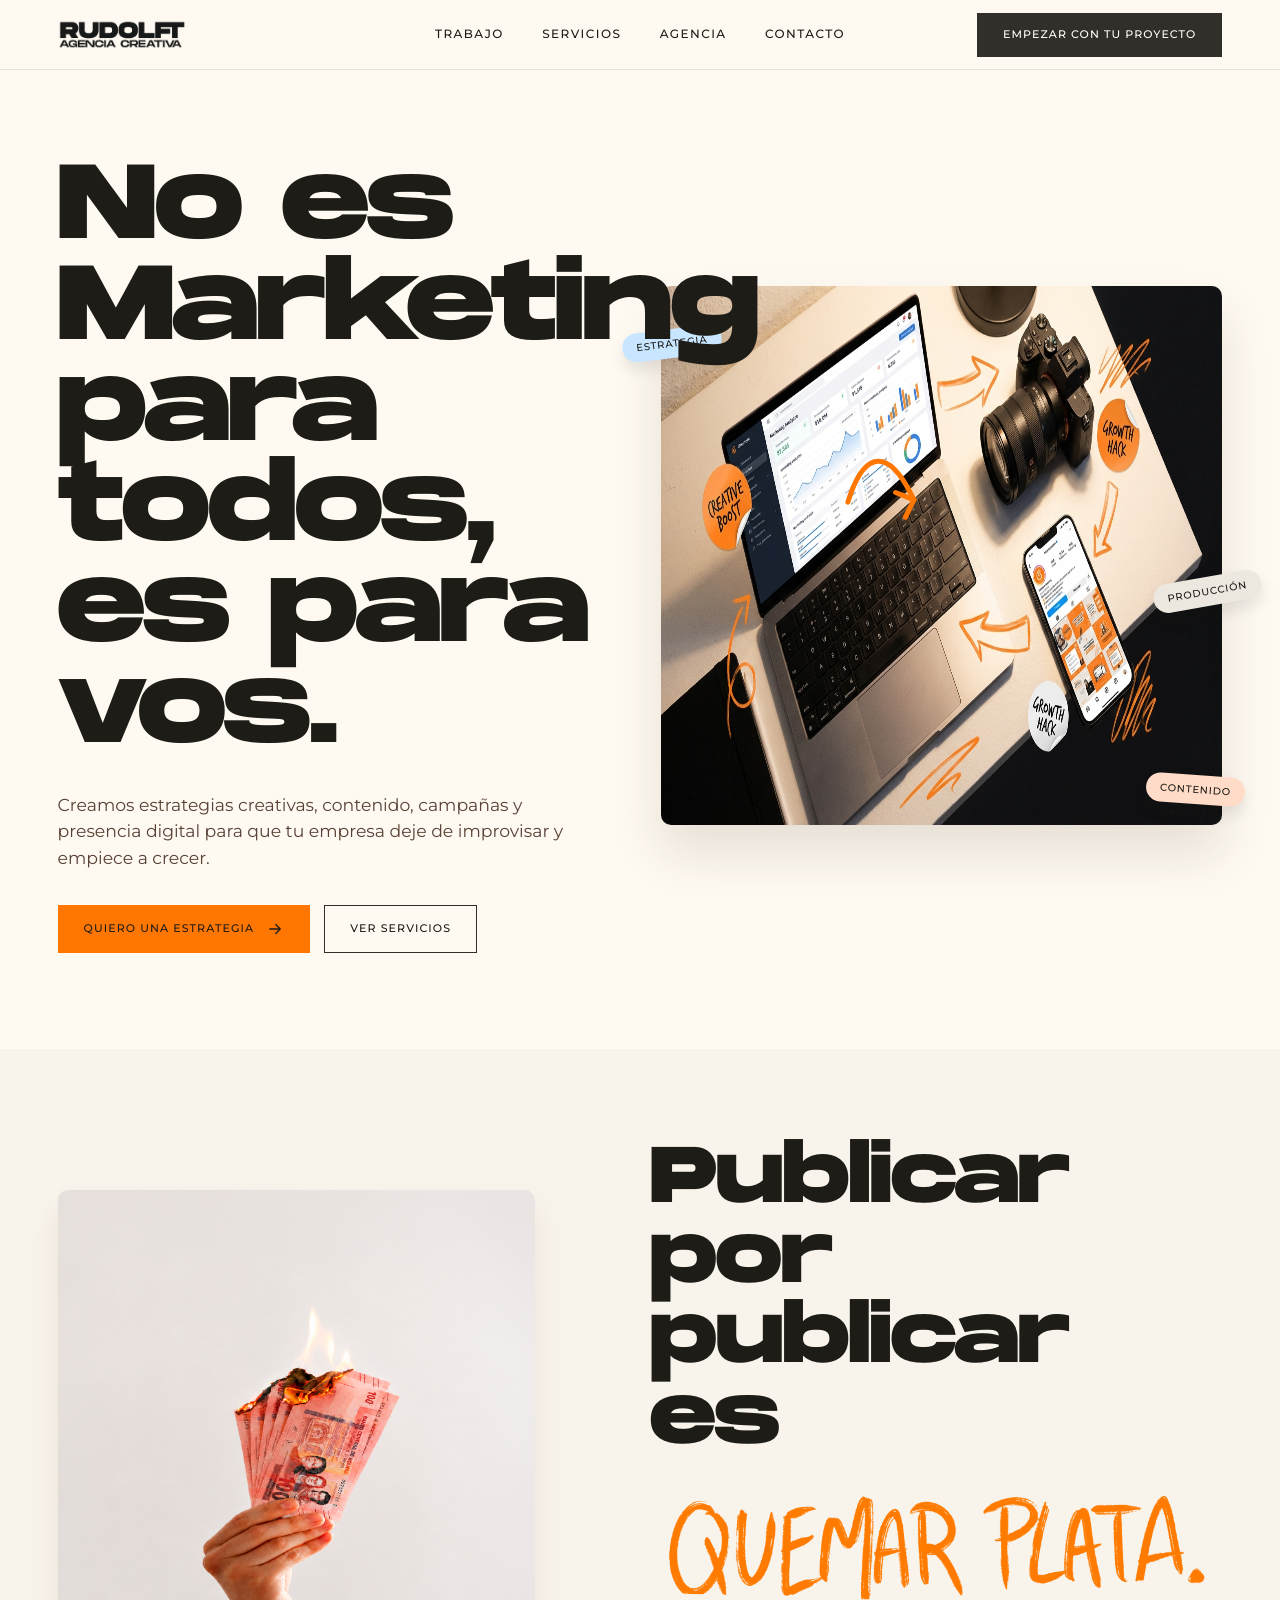
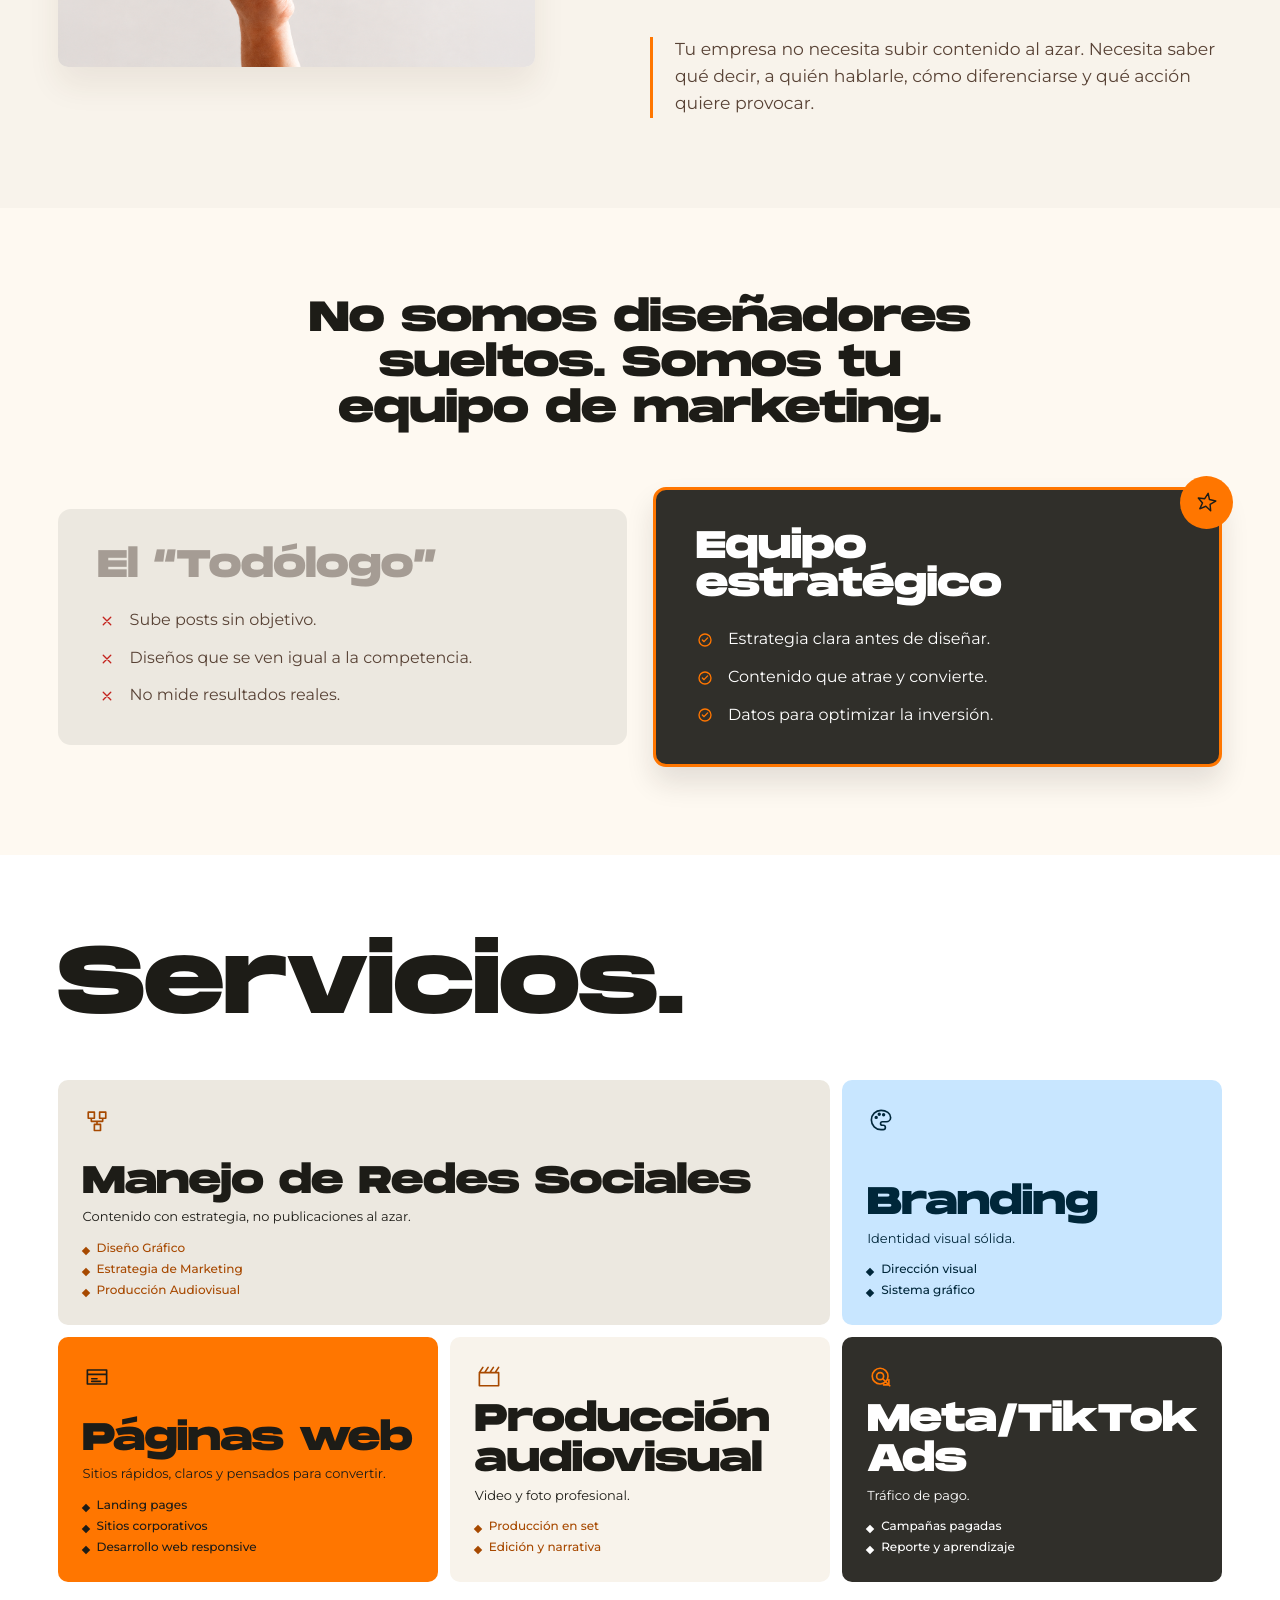
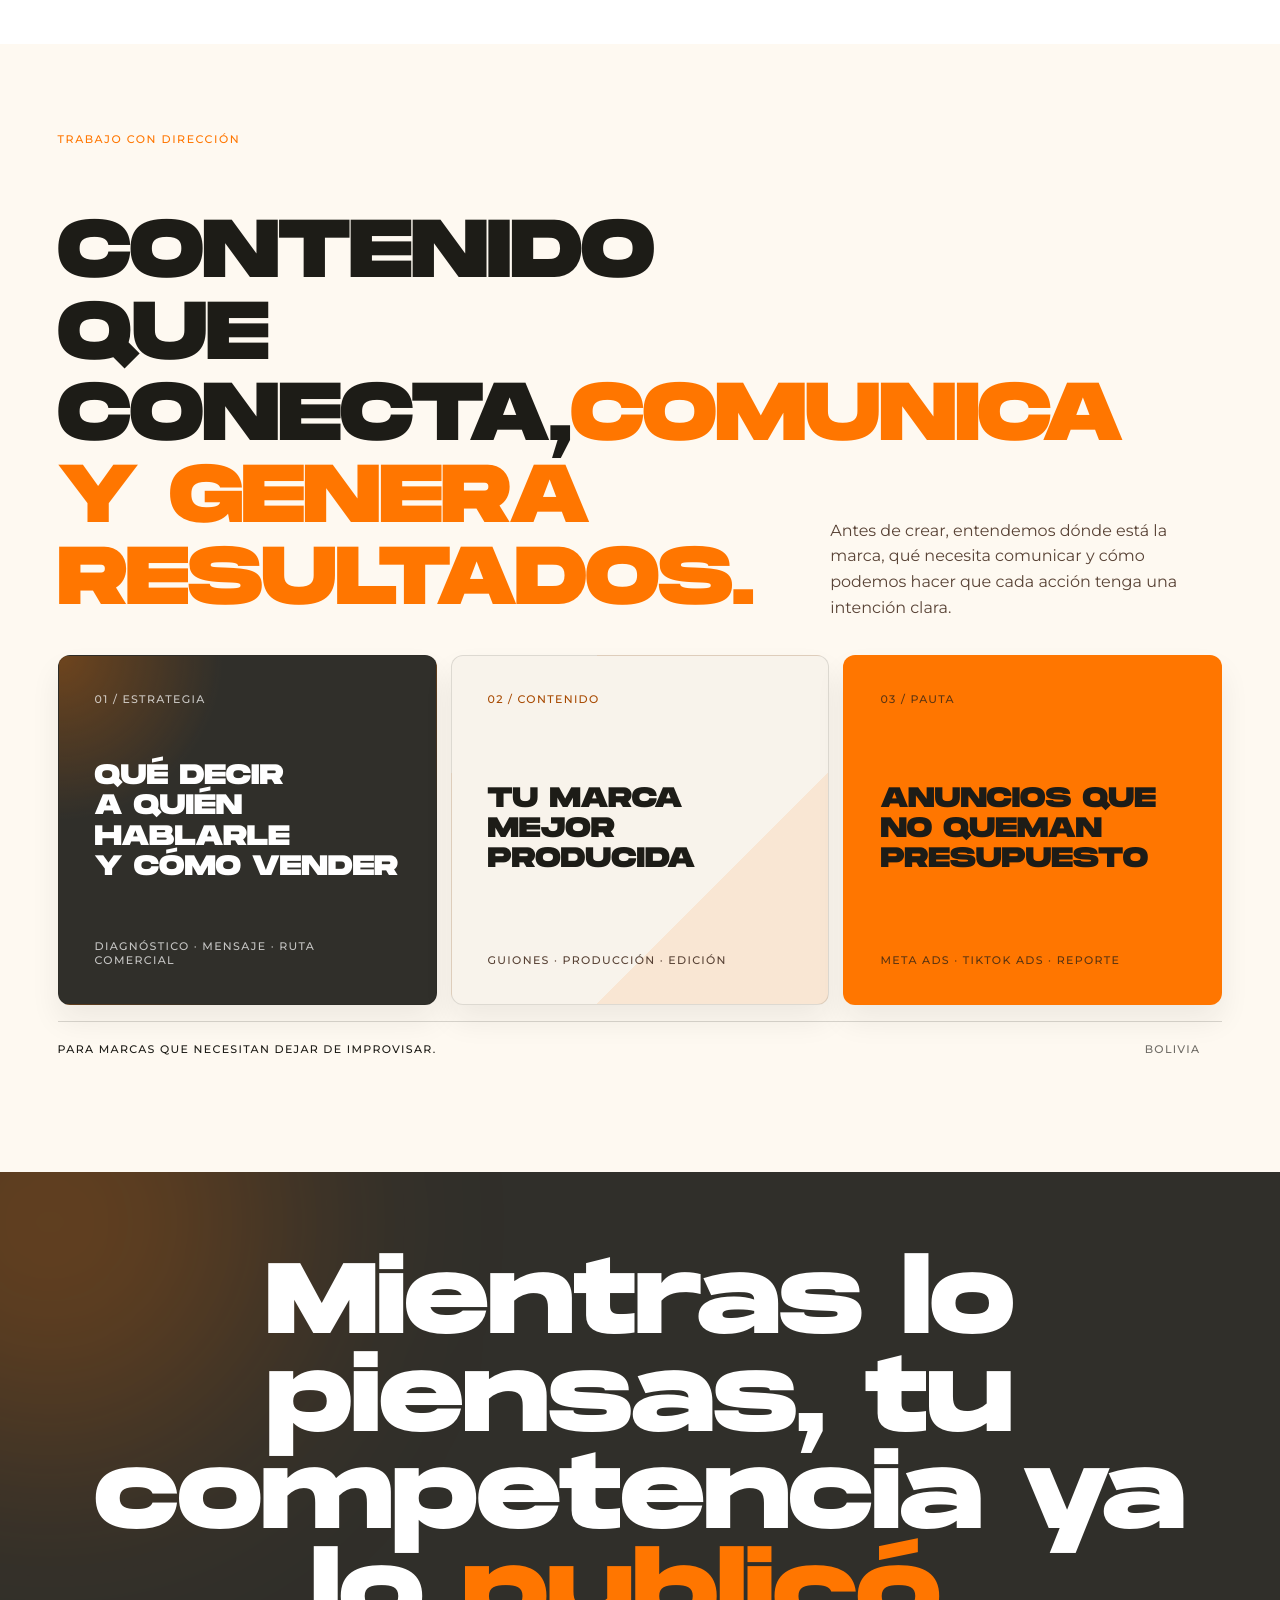
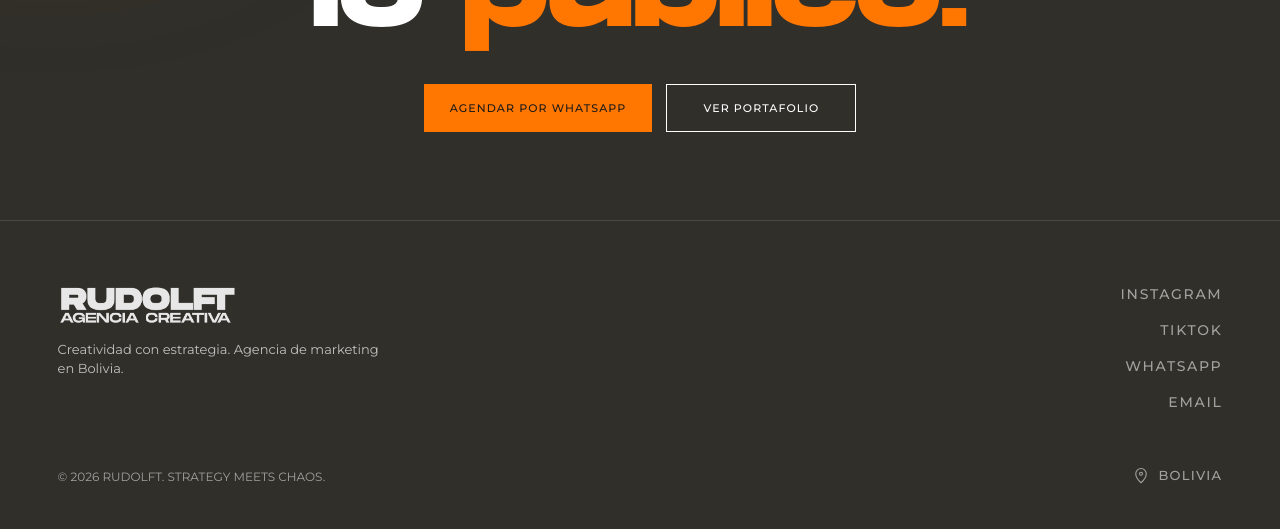
<file: index.html>
<!doctype html>
<html lang="es">
  <head>
    <meta charset="UTF-8" />
    <meta name="viewport" content="width=device-width, initial-scale=1" />
    <meta
      name="description"
      content="Rudolft es una agencia de marketing estratégico en Bolivia: estrategia, branding, contenido, producción audiovisual y pauta digital para marcas que quieren crecer."
    />
    <meta name="theme-color" content="#ff7600" />
    <meta property="og:type" content="website" />
    <meta property="og:title" content="Rudolft — Marketing que piensa, publica y vende" />
    <meta
      property="og:description"
      content="Estrategia, contenido y ejecución para marcas que quieren moverse con dirección."
    />
    <meta property="og:image" content="https://henryriveram.github.io/Landing-Page-Rudolft/assets/hero-marketing.png" />
    <meta property="og:locale" content="es_BO" />
    <meta name="twitter:card" content="summary_large_image" />
    <meta name="twitter:title" content="Rudolft — Marketing que piensa, publica y vende" />
    <meta
      name="twitter:description"
      content="Estrategia, contenido y ejecución para marcas que quieren moverse con dirección."
    />
    <meta name="twitter:image" content="https://henryriveram.github.io/Landing-Page-Rudolft/assets/hero-marketing.png" />
    <title>Rudolft — Marketing que piensa, publica y vende</title>
    <link rel="icon" href="assets/favicon.svg" type="image/svg+xml" />
    <link rel="preconnect" href="https://fonts.googleapis.com" />
    <link rel="preconnect" href="https://fonts.gstatic.com" crossorigin />
    <link
      href="https://fonts.googleapis.com/css2?family=Montserrat:wght@500&display=swap"
      rel="stylesheet"
    />
    <link
      rel="preload"
      href="assets/Font/MonumentExtended-FreeForPersonalUse/MonumentExtended-Regular.otf"
      as="font"
      type="font/otf"
      crossorigin
    />
    <link
      rel="preload"
      href="assets/Font/MonumentExtended-FreeForPersonalUse/MonumentExtended-Ultrabold.otf"
      as="font"
      type="font/otf"
      crossorigin
    />
    <link rel="stylesheet" href="styles.css" />
    <script src="script.js" defer></script>
  </head>
  <body>
    <a class="skip-link" href="#contenido">Saltar al contenido</a>

    <header class="site-header">
      <div class="container header-inner">
        <a class="brand" href="#inicio" aria-label="Rudolft, inicio">
          <img src="assets/rudolft-logo-transparent.png" alt="Rudolft" width="615" height="136" />
        </a>

        <button
          class="menu-toggle"
          type="button"
          aria-label="Abrir menú"
          aria-expanded="false"
          aria-controls="primary-navigation"
        >
          <span></span>
          <span></span>
        </button>

        <nav class="primary-navigation" id="primary-navigation" aria-label="Navegación principal">
          <div class="mobile-menu-intro" aria-hidden="true">
            <!-- <span>Menú Rudolft</span> -->
            <p>Estrategia, contenido y ejecución para marcas que quieren moverse con dirección.</p>
          </div>
          <a href="#portafolio">Trabajo</a>
          <a href="#servicios">Servicios</a>
          <a href="about.html">Agencia</a>
          <a href="#contacto">Contacto</a>
          <a
            class="mobile-menu-cta"
            href="https://wa.me/59168519438?text=Hola%20Rudolft%2C%20quiero%20una%20estrategia%20para%20mi%20marca.%20%C2%BFPodemos%20hablar%3F"
            target="_blank"
            rel="noreferrer"
          >
            Empezar proyecto
            <svg aria-hidden="true" viewBox="0 0 24 24">
              <path d="M5 12h13M13 6l6 6-6 6" />
            </svg>
          </a>
          <div class="mobile-menu-foot" aria-hidden="true">
            <span>Strategy meets chaos.</span>
            <span>Bolivia</span>
          </div>
        </nav>

        <a
          class="button button-dark header-cta"
          href="https://wa.me/59168519438?text=Hola%20Rudolft%2C%20quiero%20una%20estrategia%20para%20mi%20marca.%20%C2%BFPodemos%20hablar%3F"
          target="_blank"
          rel="noreferrer"
        >
          Empezar Con Tu Proyecto
        </a>
      </div>
    </header>

    <main id="contenido">
      <section class="hero section-cream" id="inicio">
        <div class="container hero-grid">
          <div class="hero-copy">
            <h1>
              <span>No es</span>
              <span>Marketing para todos,</span>
              <span>es para vos.</span>
              <!-- <span>vende.</span> -->
            </h1>
            <p>
              Creamos estrategias creativas, contenido, campañas y presencia digital para que tu
              empresa deje de improvisar y empiece a crecer.
            </p>
            <div class="button-row">
              <a
                class="button button-orange"
                href="https://wa.me/59168519438?text=Hola%20Rudolft%2C%20quiero%20una%20estrategia%20para%20mi%20marca.%20%C2%BFPodemos%20hablar%3F"
                target="_blank"
                rel="noreferrer"
              >
                Quiero una estrategia
                <svg aria-hidden="true" viewBox="0 0 24 24">
                  <path d="M5 12h13M13 6l6 6-6 6" />
                </svg>
              </a>
              <a class="button button-outline" href="#servicios">Ver servicios</a>
            </div>
          </div>

          <div class="hero-visual">
            <img
              src="assets/hero-marketing.png"
              alt="Escritorio creativo con laptop de analítica, cámara y teléfono mostrando contenido de redes sociales"
              width="1376"
              height="768"
              decoding="async"
              fetchpriority="high"
            />
            <span class="floating-tag tag-strategy">Estrategia</span>
            <span class="floating-tag tag-production">Producción</span>
            <span class="floating-tag tag-content">Contenido</span>
            <svg class="hero-scribble" aria-hidden="true" viewBox="0 0 90 90">
              <path d="M12 70c18-52 43-54 66 0" />
              <path d="m60 62 18 8-9 17" />
            </svg>
          </div>
        </div>
      </section>

      <section class="problem section-soft" id="problema">
        <div class="container problem-grid">
          <div class="problem-image">
            <img
              src="assets/dinero quemadi.png"
              alt="Tarjeta y dinero ardiendo, representación del gasto publicitario sin estrategia"
              width="1184"
              height="864"
              loading="lazy"
              decoding="async"
            />
          </div>
          <div class="problem-copy">
            <h2>
              Publicar por publicar es
              <span class="problem-title-image">
                <img src="assets/QUEMAR PLATA.png" alt="quemar plata" width="1160" height="320" loading="lazy" decoding="async" />
              </span>
            </h2>
            <p>
              Tu empresa no necesita subir contenido al azar. Necesita saber qué decir, a quién
              hablarle, cómo diferenciarse y qué acción quiere provocar.
            </p>
          </div>
        </div>
      </section>

      <section class="method section-cream" id="metodo">
        <div class="container">
          <h2 class="method-title">
            No somos diseñadores sueltos. Somos tu<br />
            equipo de marketing.
          </h2>

          <div class="comparison-grid">
            <article class="comparison-card comparison-card-muted">
              <h3>El “Todólogo”</h3>
              <ul>
                <li>
                  <svg aria-hidden="true" viewBox="0 0 24 24">
                    <path d="m7 7 10 10M17 7 7 17" />
                  </svg>
                  Sube posts sin objetivo.
                </li>
                <li>
                  <svg aria-hidden="true" viewBox="0 0 24 24">
                    <path d="m7 7 10 10M17 7 7 17" />
                  </svg>
                  Diseños que se ven igual a la competencia.
                </li>
                <li>
                  <svg aria-hidden="true" viewBox="0 0 24 24">
                    <path d="m7 7 10 10M17 7 7 17" />
                  </svg>
                  No mide resultados reales.
                </li>
              </ul>
            </article>

            <article class="comparison-card comparison-card-featured">
              <div class="star-badge" aria-hidden="true">
                <svg viewBox="0 0 24 24">
                  <path d="m12 3 2.3 5.7 6.2.4-4.8 4 1.6 6-5.3-3.4-5.3 3.4 1.6-6-4.8-4 6.2-.4L12 3Z" />
                </svg>
              </div>
              <h3>Equipo estratégico</h3>
              <ul>
                <li>
                  <svg aria-hidden="true" viewBox="0 0 24 24">
                    <circle cx="12" cy="12" r="8" />
                    <path d="m8.5 12 2.2 2.2 4.8-5" />
                  </svg>
                  Estrategia clara antes de diseñar.
                </li>
                <li>
                  <svg aria-hidden="true" viewBox="0 0 24 24">
                    <circle cx="12" cy="12" r="8" />
                    <path d="m8.5 12 2.2 2.2 4.8-5" />
                  </svg>
                  Contenido que atrae y convierte.
                </li>
                <li>
                  <svg aria-hidden="true" viewBox="0 0 24 24">
                    <circle cx="12" cy="12" r="8" />
                    <path d="m8.5 12 2.2 2.2 4.8-5" />
                  </svg>
                  Datos para optimizar la inversión.
                </li>
              </ul>
            </article>
          </div>
        </div>
      </section>

      <section class="services" id="servicios">
        <div class="container">
          <h2 class="services-title">Servicios.</h2>

          <div class="services-grid">
            <article class="service-card service-strategy">
              <svg class="service-icon" aria-hidden="true" viewBox="0 0 32 32">
                <path d="M6 7h7v7H6zM19 7h7v7h-7zM13 21h7v7h-7zM9.5 14v3.5H16V21m6.5-7v3.5H16"  />
              </svg>
              <div>
                <h3>Manejo de Redes Sociales</h3>
                <p>Contenido con estrategia, no publicaciones al azar.</p>
                <ul>
                  <li>Diseño Gráfico</li>
                  <li>Estrategia de Marketing</li>
                  <li>Producción Audiovisual</li>
                </ul>
              </div>
            </article>

            <article class="service-card service-branding">
              <svg class="service-icon" aria-hidden="true" viewBox="0 0 32 32">
                <path d="M16 5a11 11 0 1 0 0 22h2.5a2.5 2.5 0 0 0 0-5h-1a2 2 0 0 1 0-4H22A5 5 0 0 0 27 13C27 8.6 22.1 5 16 5Z" />
                <circle cx="10.5" cy="13" r="1" />
                <circle cx="14" cy="9.5" r="1" />
                <circle cx="19" cy="10" r="1" />
              </svg>
              <div>
                <h3>Branding</h3>
                <p>Identidad visual sólida.</p>
                <ul>
                  <li>Dirección visual</li>
                  <li>Sistema gráfico</li>
                </ul>
              </div>
            </article>

            <article class="service-card service-social">
              <svg class="service-icon" aria-hidden="true" viewBox="0 0 32 32">
                <path d="M5 8h22v16H5zM5 13h22M10 18h6M10 21h10"  />
              </svg>
              <div>
                <h3>Páginas web</h3>
                <p>Sitios rápidos, claros y pensados para convertir.</p>
                <ul>
                  <li>Landing pages</li>
                  <li>Sitios corporativos</li>
                  <li>Desarrollo web responsive</li>
                </ul>
              </div>
            </article>

            <article class="service-card service-production">
              <svg class="service-icon" aria-hidden="true" viewBox="0 0 32 32">
                <path d="M5 11h22v15H5zM5 11l4-6m2 6 4-6m2 6 4-6m2 6 4-6" />
              </svg>
              <div>
                <h3>Producción<br />audiovisual</h3>
                <p>Video y foto profesional.</p>
                <ul>
                  <li>Producción en set</li>
                  <li>Edición y narrativa</li>
                </ul>
              </div>
            </article>

            <article class="service-card service-ads">
              <svg class="service-icon" aria-hidden="true" viewBox="0 0 32 32">
                <circle cx="15" cy="15" r="9" />
                <circle cx="15" cy="15" r="4" />
                <path d="m18 18 8 8m-1-7v6h-6" />
              </svg>
              <div>
                <h3>Meta/TikTok Ads</h3>
                <p>Tráfico de pago.</p>
                <ul>
                  <li>Campañas pagadas</li>
                  <li>Reporte y aprendizaje</li>
                </ul>
              </div>
            </article>
          </div>
        </div>
      </section>

      <section class="portfolio" id="portafolio">
        <div class="container">
          <div class="portfolio-heading">
            <p class="section-kicker">Trabajo con dirección</p>
            <h2>Contenido que conecta,<span>comunica y genera resultados.</span></h2>
            <p>
              Antes de crear, entendemos dónde está la marca, qué necesita comunicar
              y cómo podemos hacer que cada acción tenga una intención clara.
            </p>
          </div>

          <div class="portfolio-grid">
            <article class="portfolio-card portfolio-card-dark">
              <p>01 / Estrategia</p>
              <h3>
                <span>QUÉ DECIR</span>
                <span>A QUIÉN HABLARLE</span>
                <span>Y CÓMO VENDER</span>
              </h3>
              <span>Diagnóstico · Mensaje · Ruta comercial</span>
            </article>
            <article class="portfolio-card">
              <p>02 / Contenido</p>
              <h3>
                <span>TU MARCA</span>
                <span>MEJOR</span>
                <span>PRODUCIDA</span>
              </h3>
              <span>Guiones · Producción · Edición</span>
            </article>
            <article class="portfolio-card portfolio-card-orange">
              <p>03 / Pauta</p>
              <h3>
                <span>ANUNCIOS QUE</span>
                <span>NO QUEMAN</span>
                <span>PRESUPUESTO</span>
              </h3>
              <span>Meta Ads · TikTok Ads · Reporte</span>
            </article>
          </div>

          <div class="proof-strip" aria-label="Prueba social">
            <span>Para marcas que necesitan dejar de improvisar.</span>
            <!-- <span>Strategy meets chaos.</span> -->
            <span>Bolivia</span>
          </div>
        </div>
      </section>

      <section class="closing" id="contacto">
        <div class="closing-glow" aria-hidden="true"></div>
        <div class="container closing-inner">
          <h2>
            Mientras lo<br />
            piensas, tu<br />
            competencia ya<br />
            lo <span>publicó.</span>
          </h2>
          <div class="button-row closing-buttons">
            <a
              class="button button-orange"
              href="https://wa.me/59168519438?text=Hola%20Rudolft%2C%20quiero%20una%20estrategia%20para%20mi%20marca.%20%C2%BFPodemos%20hablar%3F"
              target="_blank"
              rel="noreferrer"
            >
              Agendar por WhatsApp
            </a>
            <a class="button button-light-outline" href="#portafolio">Ver portafolio</a>
          </div>
        </div>
      </section>
    </main>

    <a
      class="floating-whatsapp"
      href="https://wa.me/59168519438?text=Hola%20Rudolft%2C%20quiero%20una%20estrategia%20para%20mi%20marca.%20%C2%BFPodemos%20hablar%3F"
      target="_blank"
      rel="noreferrer"
      aria-label="Escribir a Rudolft por WhatsApp"
    >
      WhatsApp
      <svg aria-hidden="true" viewBox="0 0 24 24">
        <path d="M5 12h13M13 6l6 6-6 6" />
      </svg>
    </a>

    <footer class="site-footer">
      <div class="container footer-grid">
        <div class="footer-brand">
          <a class="footer-logo" href="#inicio" aria-label="Rudolft, inicio">
            <img src="assets/rudolft-logo-transparent.png" alt="Rudolft" width="615" height="136" />
          </a>
          <p>Creatividad con estrategia. Agencia de marketing<br />en Bolivia.</p>
          <small>© 2026 Rudolft. Strategy meets chaos.</small>
        </div>

        <div class="footer-links">
          <nav aria-label="Redes sociales">
            <a href="https://www.instagram.com/rudolft_c/" target="_blank" rel="noreferrer">Instagram</a>
            <a href="https://www.tiktok.com/@rudolft_c" target="_blank" rel="noreferrer">TikTok</a>
            <a
              href="https://wa.me/59168519438?text=Hola%20Rudolft%2C%20quiero%20una%20estrategia%20para%20mi%20marca.%20%C2%BFPodemos%20hablar%3F"
              target="_blank"
              rel="noreferrer"
            >
              WhatsApp
            </a>
            <a href="mailto:rudolftngdm@gmail.com">Email</a>
          </nav>
          <p class="location">
            <svg aria-hidden="true" viewBox="0 0 24 24">
              <path d="M12 21s7-6 7-12a7 7 0 1 0-14 0c0 6 7 12 7 12Z" />
              <circle cx="12" cy="9" r="2" />
            </svg>
            Bolivia
          </p>
        </div>
      </div>
    </footer>
  </body>
</html>
</file>
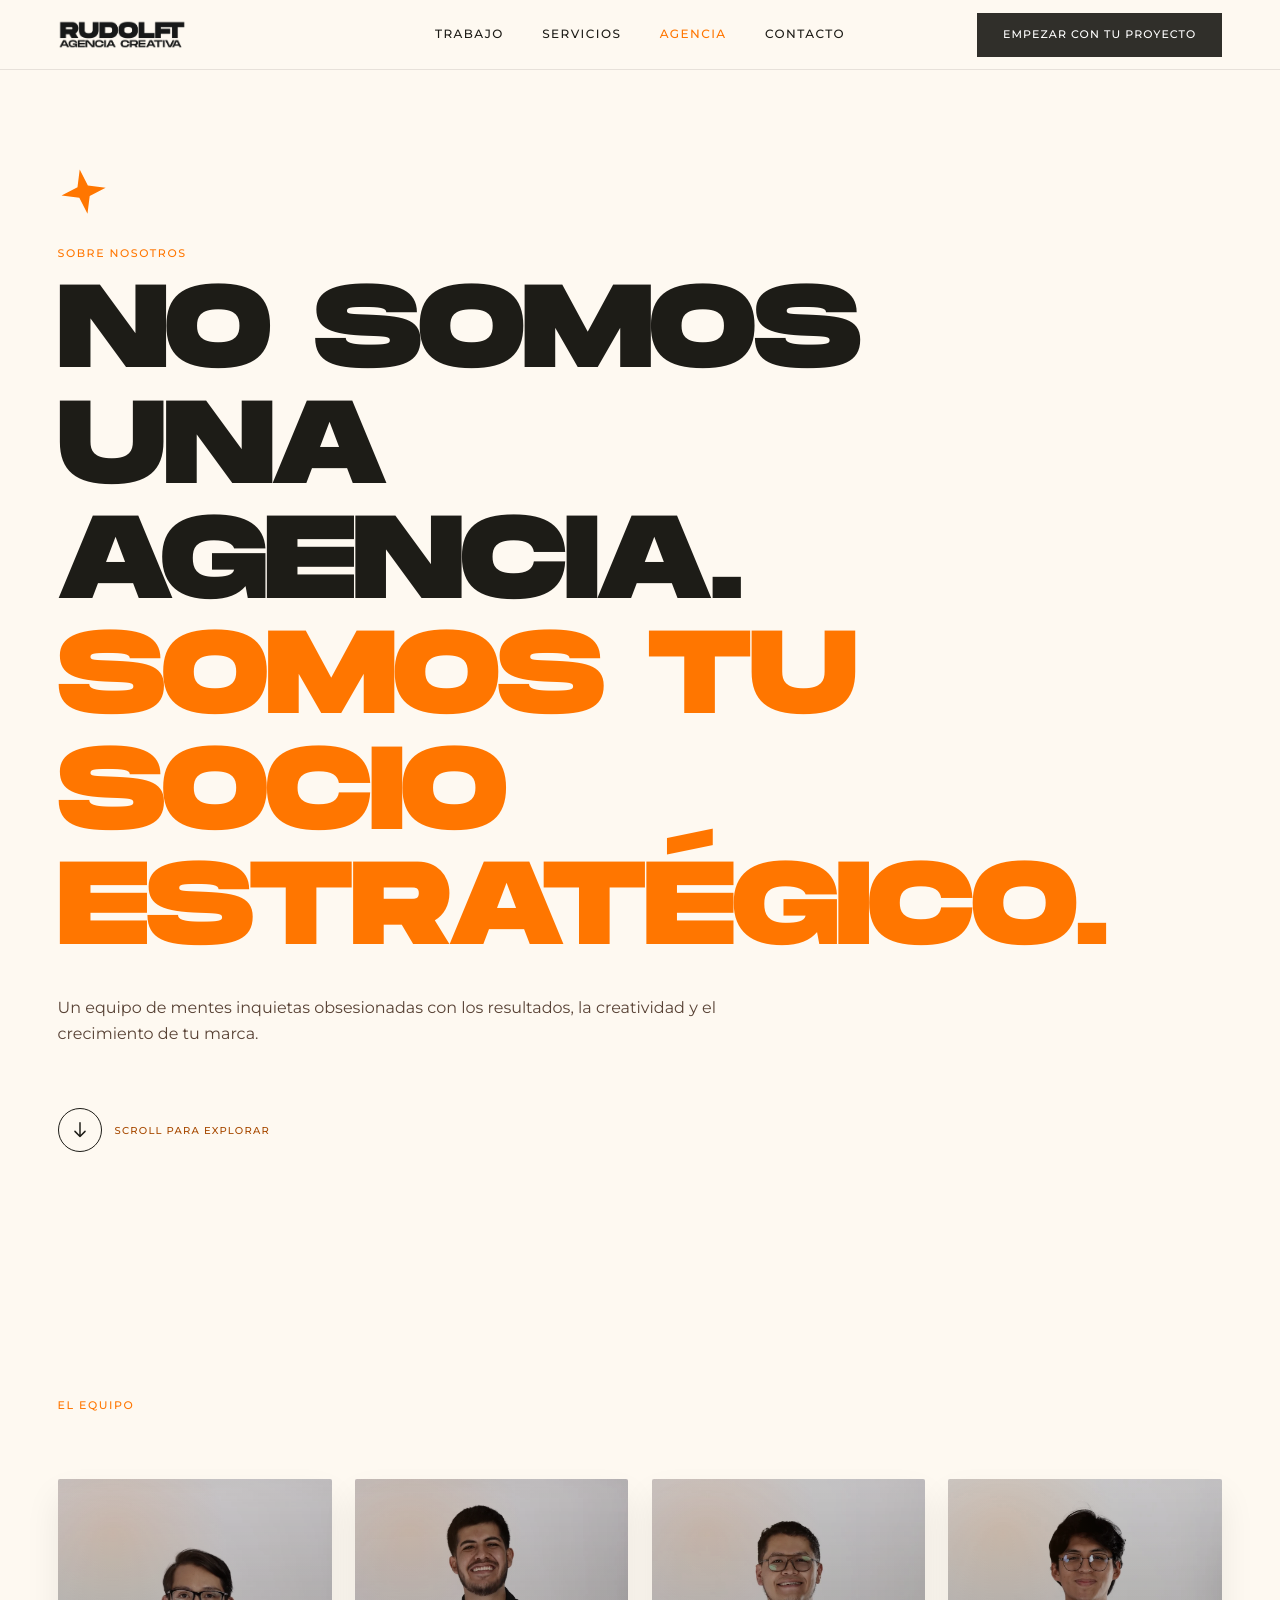
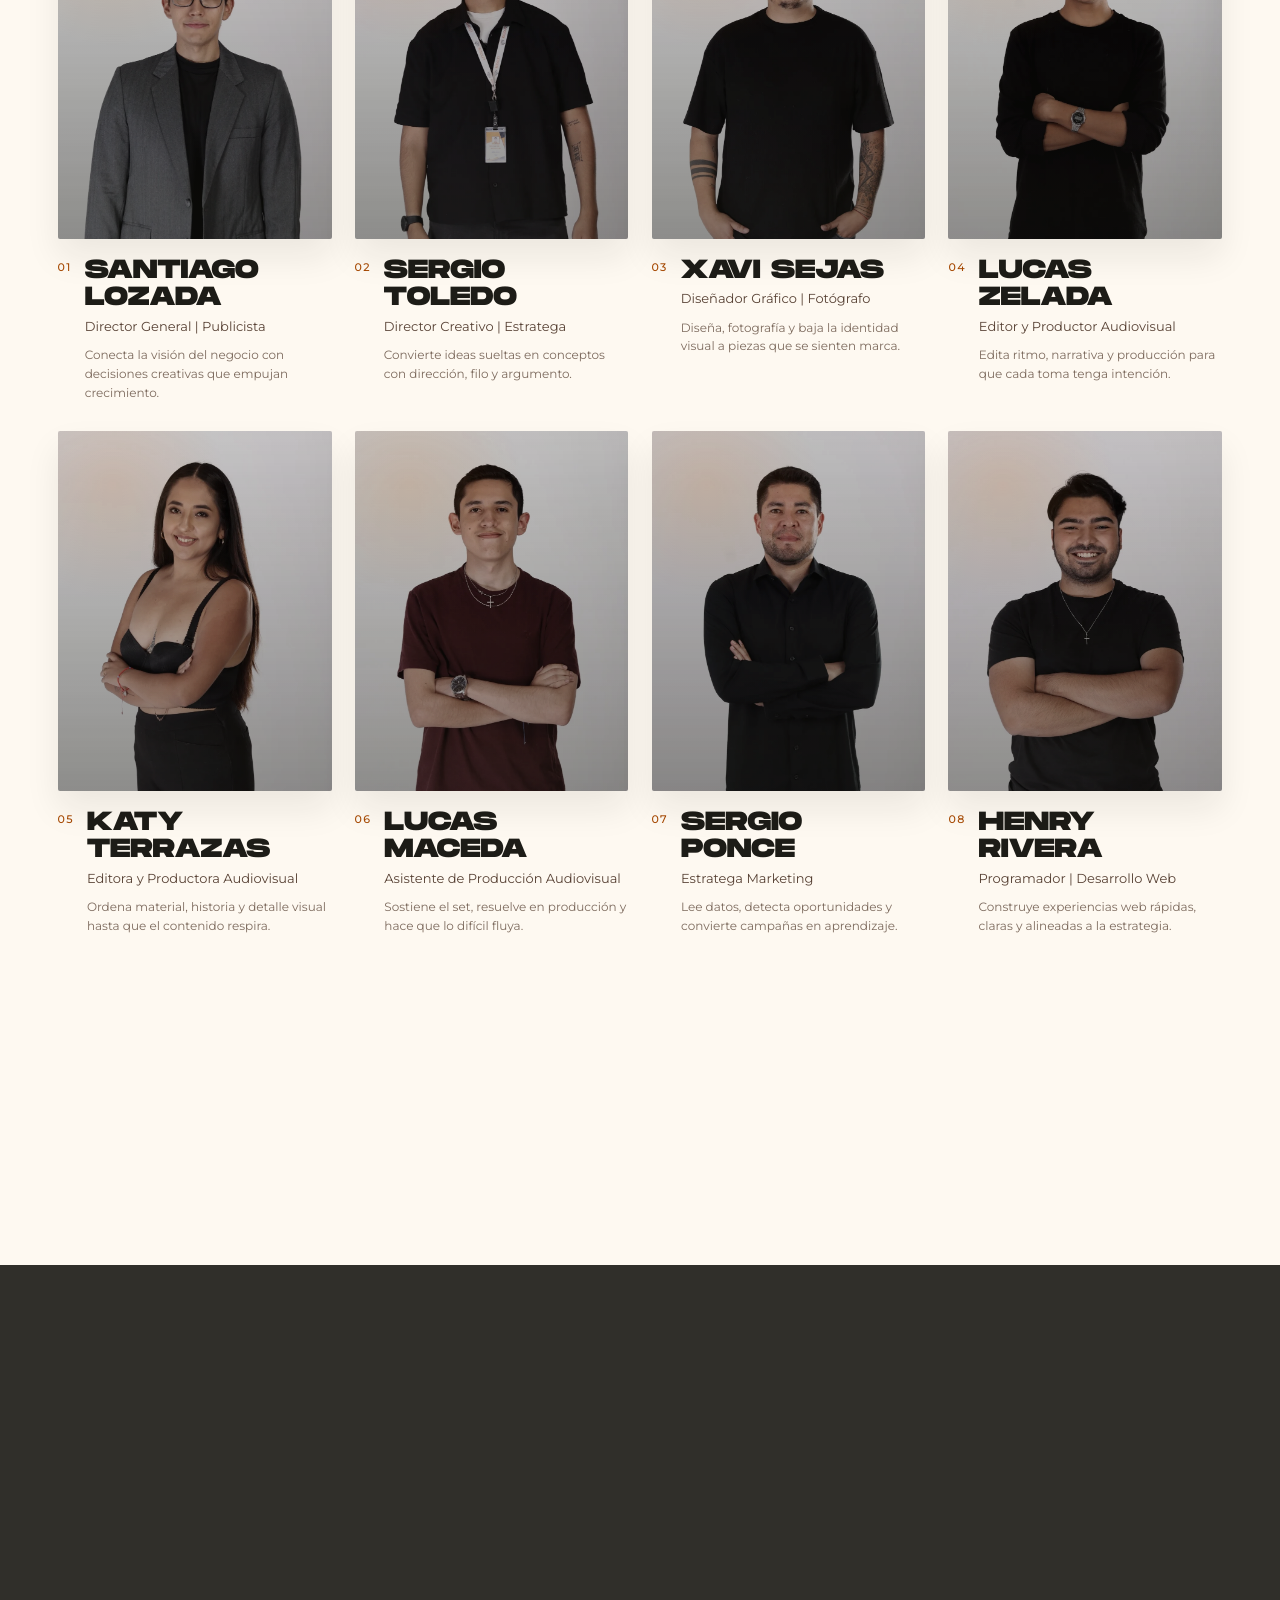
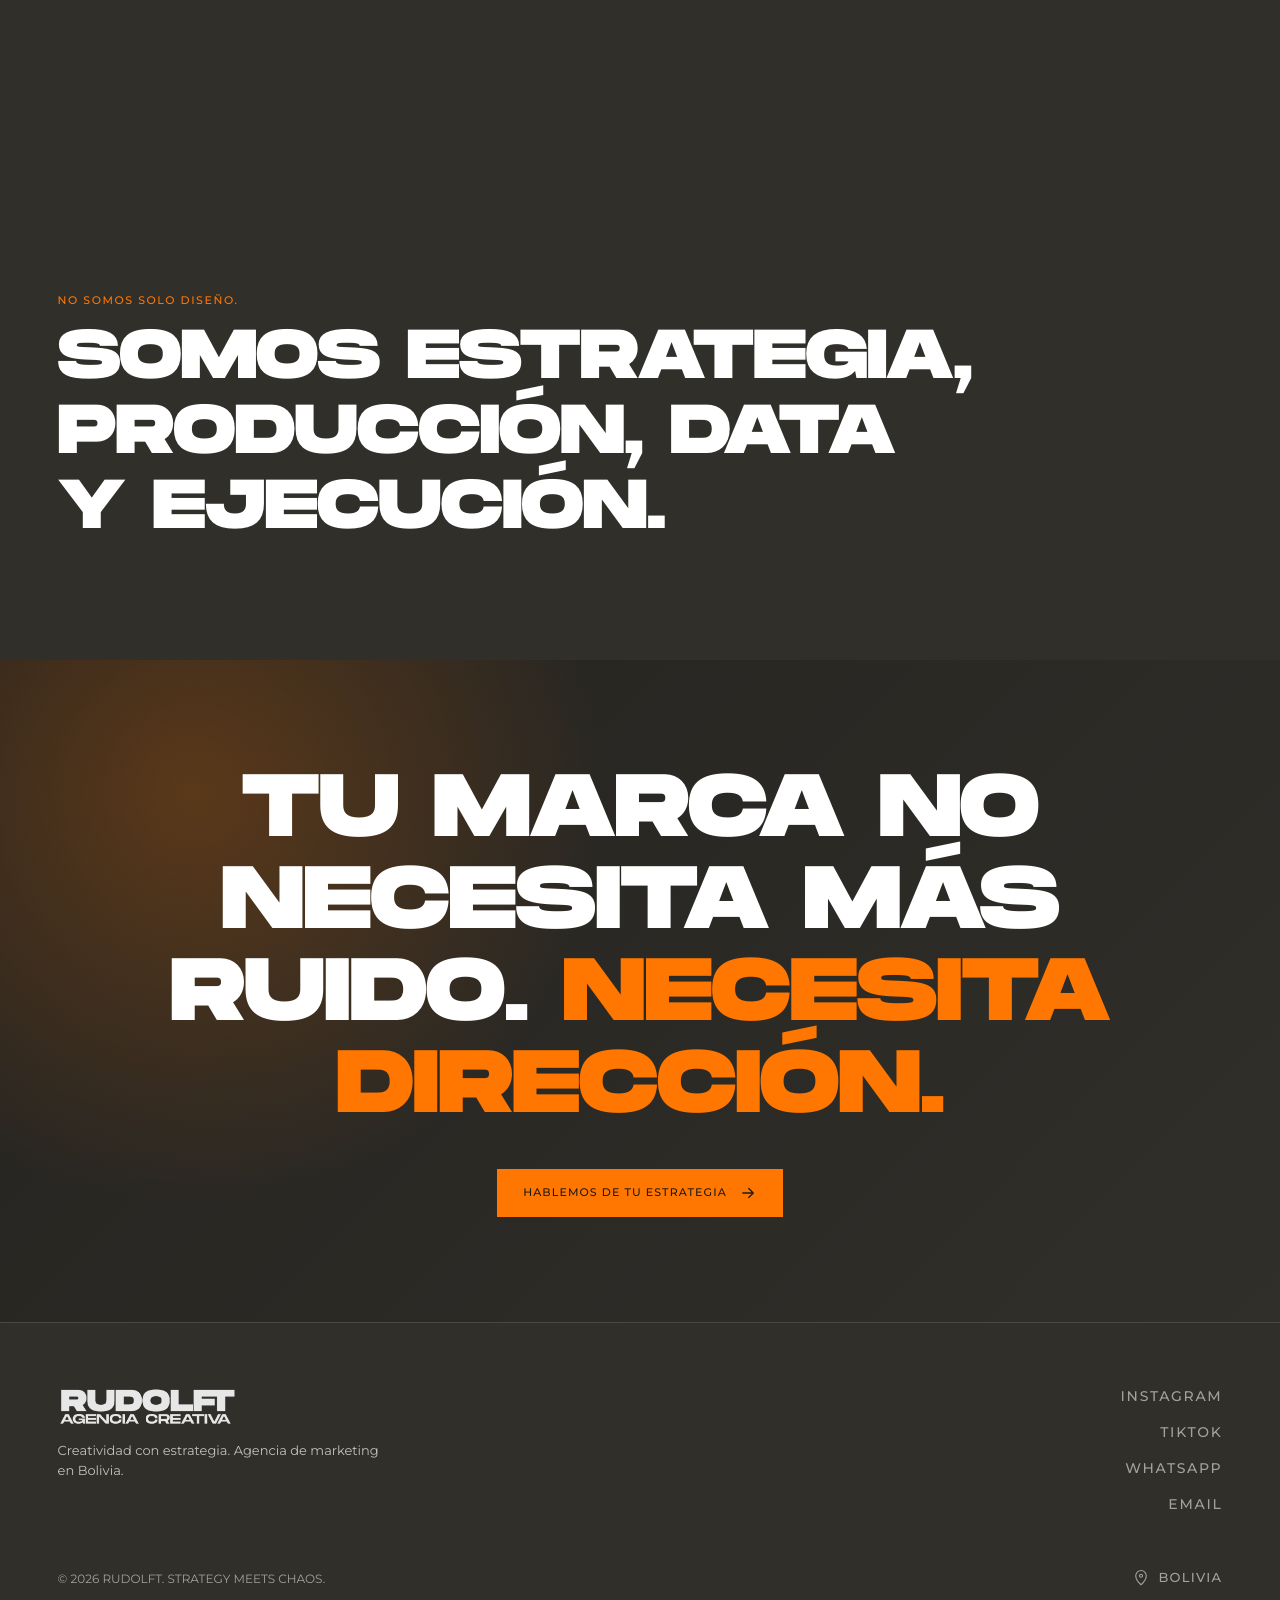
<file: about.html>
<!doctype html>
<html lang="es">
  <head>
    <meta charset="UTF-8" />
    <meta name="viewport" content="width=device-width, initial-scale=1" />
    <meta
      name="description"
      content="Conoce al equipo de Rudolft: estrategia, creatividad, producción audiovisual y desarrollo web para marcas que quieren crecer."
    />
    <meta name="theme-color" content="#ff7600" />
    <meta property="og:type" content="website" />
    <meta property="og:title" content="Sobre nosotros — Rudolft" />
    <meta
      property="og:description"
      content="Las mentes detrás de Rudolft: estrategia, creatividad, producción audiovisual y desarrollo web."
    />
    <meta property="og:image" content="https://henryriveram.github.io/Landing-Page-Rudolft/assets/hero-marketing.png" />
    <meta property="og:locale" content="es_BO" />
    <meta name="twitter:card" content="summary_large_image" />
    <meta name="twitter:title" content="Sobre nosotros — Rudolft" />
    <meta
      name="twitter:description"
      content="Las mentes detrás de Rudolft: estrategia, creatividad, producción audiovisual y desarrollo web."
    />
    <meta name="twitter:image" content="https://henryriveram.github.io/Landing-Page-Rudolft/assets/hero-marketing.png" />
    <title>Sobre nosotros — Rudolft</title>
    <link rel="icon" href="assets/favicon.svg" type="image/svg+xml" />
    <link rel="preconnect" href="https://fonts.googleapis.com" />
    <link rel="preconnect" href="https://fonts.gstatic.com" crossorigin />
    <link
      href="https://fonts.googleapis.com/css2?family=Montserrat:wght@500&display=swap"
      rel="stylesheet"
    />
    <link
      rel="preload"
      href="assets/Font/MonumentExtended-FreeForPersonalUse/MonumentExtended-Regular.otf"
      as="font"
      type="font/otf"
      crossorigin
    />
    <link
      rel="preload"
      href="assets/Font/MonumentExtended-FreeForPersonalUse/MonumentExtended-Ultrabold.otf"
      as="font"
      type="font/otf"
      crossorigin
    />
    <link rel="stylesheet" href="styles.css" />
    <script src="script.js" defer></script>
  </head>
  <body class="about-page">
    <a class="skip-link" href="#contenido">Saltar al contenido</a>

    <header class="site-header">
      <div class="container header-inner">
        <a class="brand" href="index.html#inicio" aria-label="Rudolft, inicio">
          <img src="assets/rudolft-logo-transparent.png" alt="Rudolft" width="615" height="136" />
        </a>

        <button
          class="menu-toggle"
          type="button"
          aria-label="Abrir menú"
          aria-expanded="false"
          aria-controls="primary-navigation"
        >
          <span></span>
          <span></span>
        </button>

        <nav class="primary-navigation" id="primary-navigation" aria-label="Navegación principal">
          <div class="mobile-menu-intro" aria-hidden="true">
            <!-- <span>Menú Rudolft</span> -->
            <p>Estrategia, contenido y ejecución para marcas que quieren moverse con dirección.</p>
          </div>
          <a href="index.html#portafolio">Trabajo</a>
          <a href="index.html#servicios">Servicios</a>
          <a href="about.html" aria-current="page">Agencia</a>
          <a href="index.html#contacto">Contacto</a>
          <a
            class="mobile-menu-cta"
            href="https://wa.me/59168519438?text=Hola%20Rudolft%2C%20quiero%20una%20estrategia%20para%20mi%20marca.%20%C2%BFPodemos%20hablar%3F"
            target="_blank"
            rel="noreferrer"
          >
            Empezar proyecto
            <svg aria-hidden="true" viewBox="0 0 24 24">
              <path d="M5 12h13M13 6l6 6-6 6" />
            </svg>
          </a>
          <div class="mobile-menu-foot" aria-hidden="true">
            <span>Strategy meets chaos.</span>
            <span>Bolivia</span>
          </div>
        </nav>

        <a
          class="button button-dark header-cta"
          href="https://wa.me/59168519438?text=Hola%20Rudolft%2C%20quiero%20una%20estrategia%20para%20mi%20marca.%20%C2%BFPodemos%20hablar%3F"
          target="_blank"
          rel="noreferrer"
        >
          Empezar Con Tu Proyecto
        </a>
      </div>
    </header>

    <main id="contenido">
      <section class="about-hero section-cream" id="inicio">
        <div class="container about-hero-inner">
          <svg class="about-star" aria-hidden="true" viewBox="0 0 64 64">
            <path d="M32 4 38.6 25.4 60 32 38.6 38.6 32 60 25.4 38.6 4 32 25.4 25.4 32 4Z" />
          </svg>
          <p class="section-kicker">Sobre nosotros</p>
          <h1>
            No somos una agencia.
            <span>Somos tu socio estratégico.</span>
          </h1>
          <p>
            Un equipo de mentes inquietas obsesionadas con los resultados, la creatividad y el
            crecimiento de tu marca.
          </p>
          <a class="scroll-cue" href="#proposito" aria-label="Ir a nuestro propósito">
            <span>
              <svg aria-hidden="true" viewBox="0 0 24 24">
                <path d="M12 4v15M6.5 13.5 12 19l5.5-5.5" />
              </svg>
            </span>
            Scroll para explorar
          </a>
        </div>
      </section>

      <section class="team-section" id="equipo">
        <div class="container">
          <div class="team-heading">
            <p class="section-kicker">El equipo</p>

          </div>

          <div class="team-grid" aria-label="Equipo Rudolft">


            <article class="team-card team-card-santiago">

              <figure class="team-photo">
                <img
                  class="team-photo-sober"
                  src="assets/TEAM/optimized/santiago-sober.webp"
                  alt="Retrato sobrio de Santiago Lozada"
                  width="933"
                  height="1400"
                  loading="lazy"
                />
                <img
                  class="team-photo-hover"
                  src="assets/TEAM/optimized/santiago-hover.webp"
                  alt=""
                  width="933"
                  height="1400"
                  loading="lazy"
                  aria-hidden="true"
                />
                <span class="team-role-tag">Visual</span>
              </figure>
              <div class="team-meta">
                <p>01</p>
                <h3>Santiago Lozada</h3>
                <span>Director General | Publicista</span>
                <small>Conecta la visión del negocio con decisiones creativas que empujan crecimiento.</small>
              </div>
            </article>

            <article class="team-card">

              <figure class="team-photo">
                <img
                  class="team-photo-sober"
                  src="assets/TEAM/optimized/sergio-toledo-sober.webp"
                  alt="Retrato sobrio de Sergio Toledo"
                  width="933"
                  height="1400"
                  loading="lazy"
                />
                <img
                  class="team-photo-hover"
                  src="assets/TEAM/optimized/sergio-toledo-hover.webp"
                  alt=""
                  width="933"
                  height="1400"
                  loading="lazy"
                  aria-hidden="true"
                />
                <span class="team-role-tag">Visual</span>
              </figure>
              <div class="team-meta">
                <p>02</p>
                <h3>Sergio Toledo</h3>
                <span>Director Creativo | Estratega</span>
                <small>Convierte ideas sueltas en conceptos con dirección, filo y argumento.</small>
              </div>
            </article>

            <article class="team-card">

              <figure class="team-photo">
                <img
                  class="team-photo-sober"
                  src="assets/TEAM/optimized/xavi-sober.webp"
                  alt="Retrato sobrio de Xavi Sejas"
                  width="933"
                  height="1400"
                  loading="lazy"
                />
                <img
                  class="team-photo-hover"
                  src="assets/TEAM/optimized/xavi-hover.webp"
                  alt=""
                  width="933"
                  height="1400"
                  loading="lazy"
                  aria-hidden="true"
                />
                <span class="team-role-tag">Visual</span>
              </figure>
              <div class="team-meta">
                <p>03</p>
                <h3>Xavi Sejas</h3>
                <span>Diseñador Gráfico | Fotógrafo</span>
                <small>Diseña, fotografía y baja la identidad visual a piezas que se sienten marca.</small>
              </div>
            </article>

            <article class="team-card team-card-lucas-zelada">
              <figure class="team-photo">
                <img
                  class="team-photo-sober"
                  src="assets/TEAM/optimized/lucas-zelada-sober.webp"
                  alt="Retrato sobrio de Lucas Zelada"
                  width="933"
                  height="1400"
                  loading="lazy"
                />
                <img
                  class="team-photo-hover"
                  src="assets/TEAM/optimized/lucas-zelada-hover.webp"
                  alt=""
                  width="933"
                  height="1400"
                  loading="lazy"
                  aria-hidden="true"
                />
                <span class="team-role-tag">Producción</span>
              </figure>
              <div class="team-meta">
                <p>04</p>
                <h3>Lucas Zelada</h3>
                <span>Editor y Productor Audiovisual</span>
                <small>Edita ritmo, narrativa y producción para que cada toma tenga intención.</small>
              </div>
            </article>

            <article class="team-card">
              <figure class="team-photo">
                <img
                  class="team-photo-sober"
                  src="assets/TEAM/optimized/katy-sober.webp"
                  alt="Retrato sobrio de Katy Terrazas"
                  width="933"
                  height="1400"
                  loading="lazy"
                />
                <img
                  class="team-photo-hover"
                  src="assets/TEAM/optimized/katy-hover.webp"
                  alt=""
                  width="933"
                  height="1400"
                  loading="lazy"
                  aria-hidden="true"
                />
                <span class="team-role-tag">Edición</span>
              </figure>
              <div class="team-meta">
                <p>05</p>
                <h3>Katy Terrazas</h3>
                <span>Editora y Productora Audiovisual</span>
                <small>Ordena material, historia y detalle visual hasta que el contenido respira.</small>
              </div>
            </article>

            <article class="team-card team-card-lucas-maceda">
              <figure class="team-photo">
                <img
                  class="team-photo-sober"
                  src="assets/TEAM/optimized/lucas-maceda-sober.webp"
                  alt="Retrato sobrio de Lucas Maceda"
                  width="933"
                  height="1400"
                  loading="lazy"
                />
                <img
                  class="team-photo-hover"
                  src="assets/TEAM/optimized/lucas-maceda-hover.webp"
                  alt=""
                  width="933"
                  height="1400"
                  loading="lazy"
                  aria-hidden="true"
                />
                <span class="team-role-tag">Asistencia</span>
              </figure>
              <div class="team-meta">
                <p>06</p>
                <h3>Lucas Maceda</h3>
                <span>Asistente de Producción Audiovisual</span>
                <small>Sostiene el set, resuelve en producción y hace que lo difícil fluya.</small>
              </div>
            </article>

            <article class="team-card">
              <figure class="team-photo">
                <img
                  class="team-photo-sober"
                  src="assets/TEAM/optimized/sergio-ponce-sober.webp"
                  alt="Retrato sobrio de Sergio Ponce"
                  width="933"
                  height="1400"
                  loading="lazy"
                />
                <img
                  class="team-photo-hover"
                  src="assets/TEAM/optimized/sergio-ponce-hover.webp"
                  alt=""
                  width="933"
                  height="1400"
                  loading="lazy"
                  aria-hidden="true"
                />
                <span class="team-role-tag">Marketing</span>
              </figure>
              <div class="team-meta">
                <p>07</p>
                <h3>Sergio Ponce</h3>
                <span>Estratega Marketing</span>
                <small>Lee datos, detecta oportunidades y convierte campañas en aprendizaje.</small>
              </div>
            </article>

            <article class="team-card">
              <figure class="team-photo">
                <img
                  class="team-photo-sober"
                  src="assets/TEAM/optimized/henry-sober.webp"
                  alt="Retrato sobrio de Henry Rivera"
                  width="933"
                  height="1400"
                  loading="lazy"
                />
                <img
                  class="team-photo-hover"
                  src="assets/TEAM/optimized/henry-hover.webp"
                  alt=""
                  width="933"
                  height="1400"
                  loading="lazy"
                  aria-hidden="true"
                />
                <span class="team-role-tag">Web</span>
              </figure>
              <div class="team-meta">
                <p>08</p>
                <h3>Henry Rivera</h3>
                <span>Programador | Desarrollo Web</span>
                <small>Construye experiencias web rápidas, claras y alineadas a la estrategia.</small>
              </div>
            </article>
          </div>

        <div class="team-day-cta">
          <div>
            <span>Detrás de cámaras</span>
            <p>Mira al crew en producción.</p>
          </div>
            <a class="button button-orange" href="dia-a-dia.html">
              Ver día a día
              <svg aria-hidden="true" viewBox="0 0 24 24">
                <path d="M5 12h13M13 6l6 6-6 6" />
              </svg>
            </a>
          </div>
        </div>
      </section>

      <section class="about-purpose" id="proposito">
        <div class="container purpose-grid">
          <div class="purpose-title">
            <p class="section-kicker">Nuestra forma de pensar</p>
            <h2>Nuestro <span>propósito</span></h2>
            <svg class="purpose-scribble" aria-hidden="true" viewBox="0 0 120 28">
              <path d="M4 18c18-16 36 12 54-2s35-11 58-2" />
            </svg>
          </div>

          <div class="purpose-copy">
            <p>
              En Rudolft no creemos en publicar por cumplir. Creemos en la creatividad que tiene
              intención, sistema y una razón comercial detrás de cada decisión.
            </p>
            <p>
              Nos alejamos de lo bonito sin dirección: cada pieza, campaña y contenido debe mover
              la aguja, diferenciar a la marca y provocar una acción real.
            </p>
<!-- 
            <blockquote>
              “Si no vende, no es creativo.”
              <cite>— nuestra brújula diaria</cite>
            </blockquote> -->
            <br />
            <div class="purpose-cards">
              <article>
                <svg aria-hidden="true" viewBox="0 0 32 32">
                  <path d="M5 23 13 15l5 5 9-11" />
                  <path d="M20 9h7v7" />
                </svg>
                <h3>ROI enfocado</h3>
                <p>Cero métricas de vanidad. Solo resultados que impactan el negocio.</p>
              </article>
              <article>
                <svg aria-hidden="true" viewBox="0 0 32 32">
                  <path d="m17 3-9 15h8l-1 11 9-16h-8l1-10Z" />
                </svg>
                <h3>Ejecución ágil</h3>
                <p>Sin burocracia. Estrategia pura llevada a la acción en tiempos reales.</p>
              </article>
            </div>
          </div>
        </div>

        <div class="container manifesto-strip">
          <p>No somos solo diseño.</p>
          <h2>Somos estrategia, producción, data y ejecución.</h2>
        </div>
      </section>

      

      <section class="about-cta" id="contacto">
        <div class="container about-cta-inner">

          <h2>Tu marca no necesita más ruido. <span>Necesita dirección.</span></h2>
          <a
            class="button button-orange"
            href="https://wa.me/59168519438?text=Hola%20Rudolft%2C%20quiero%20una%20estrategia%20para%20mi%20marca.%20%C2%BFPodemos%20hablar%3F"
            target="_blank"
            rel="noreferrer"
          >
            Hablemos de tu estrategia
            <svg aria-hidden="true" viewBox="0 0 24 24">
              <path d="M5 12h13M13 6l6 6-6 6" />
            </svg>
          </a>
        </div>
      </section>
    </main>

    <a
      class="floating-whatsapp"
      href="https://wa.me/59168519438?text=Hola%20Rudolft%2C%20quiero%20una%20estrategia%20para%20mi%20marca.%20%C2%BFPodemos%20hablar%3F"
      target="_blank"
      rel="noreferrer"
      aria-label="Escribir a Rudolft por WhatsApp"
    >
      WhatsApp
      <svg aria-hidden="true" viewBox="0 0 24 24">
        <path d="M5 12h13M13 6l6 6-6 6" />
      </svg>
    </a>

    <footer class="site-footer">
      <div class="container footer-grid">
        <div class="footer-brand">
          <a class="footer-logo" href="index.html#inicio" aria-label="Rudolft, inicio">
            <img src="assets/rudolft-logo-transparent.png" alt="Rudolft" width="615" height="136" />
          </a>
          <p>Creatividad con estrategia. Agencia de marketing<br />en Bolivia.</p>
          <small>© 2026 Rudolft. Strategy meets chaos.</small>
        </div>

        <div class="footer-links">
          <nav aria-label="Redes sociales">
            <a href="https://www.instagram.com/rudolft_c/" target="_blank" rel="noreferrer">
              Instagram
            </a>
            <a href="https://www.tiktok.com/@rudolft_c" target="_blank" rel="noreferrer">
              TikTok
            </a>
            <a
              href="https://wa.me/59168519438?text=Hola%20Rudolft%2C%20quiero%20una%20estrategia%20para%20mi%20marca.%20%C2%BFPodemos%20hablar%3F"
              target="_blank"
              rel="noreferrer"
            >
              WhatsApp
            </a>
            <a href="mailto:rudolftngdm@gmail.com">Email</a>
          </nav>
          <p class="location">
            <svg aria-hidden="true" viewBox="0 0 24 24">
              <path d="M12 21s7-6 7-12a7 7 0 1 0-14 0c0 6 7 12 7 12Z" />
              <circle cx="12" cy="9" r="2" />
            </svg>
            Bolivia
          </p>
        </div>
      </div>
    </footer>
  </body>
</html>
</file>
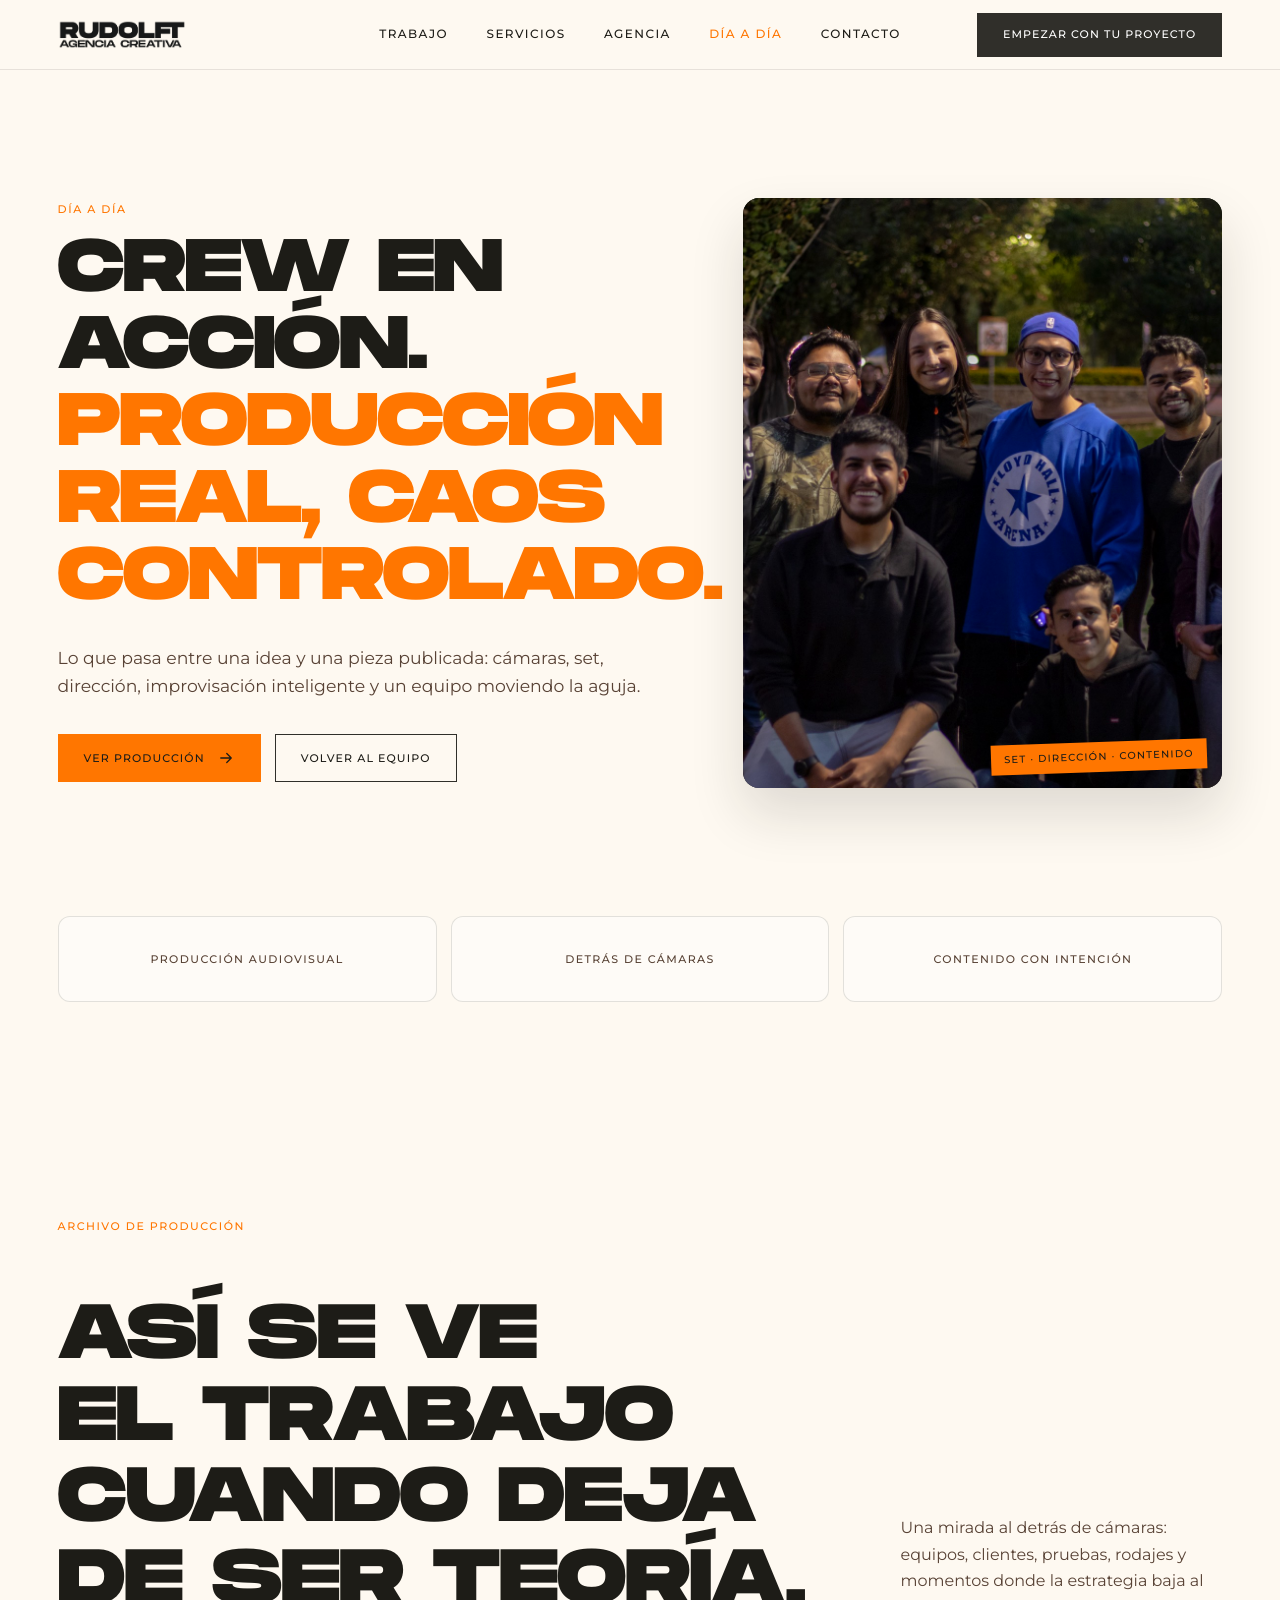
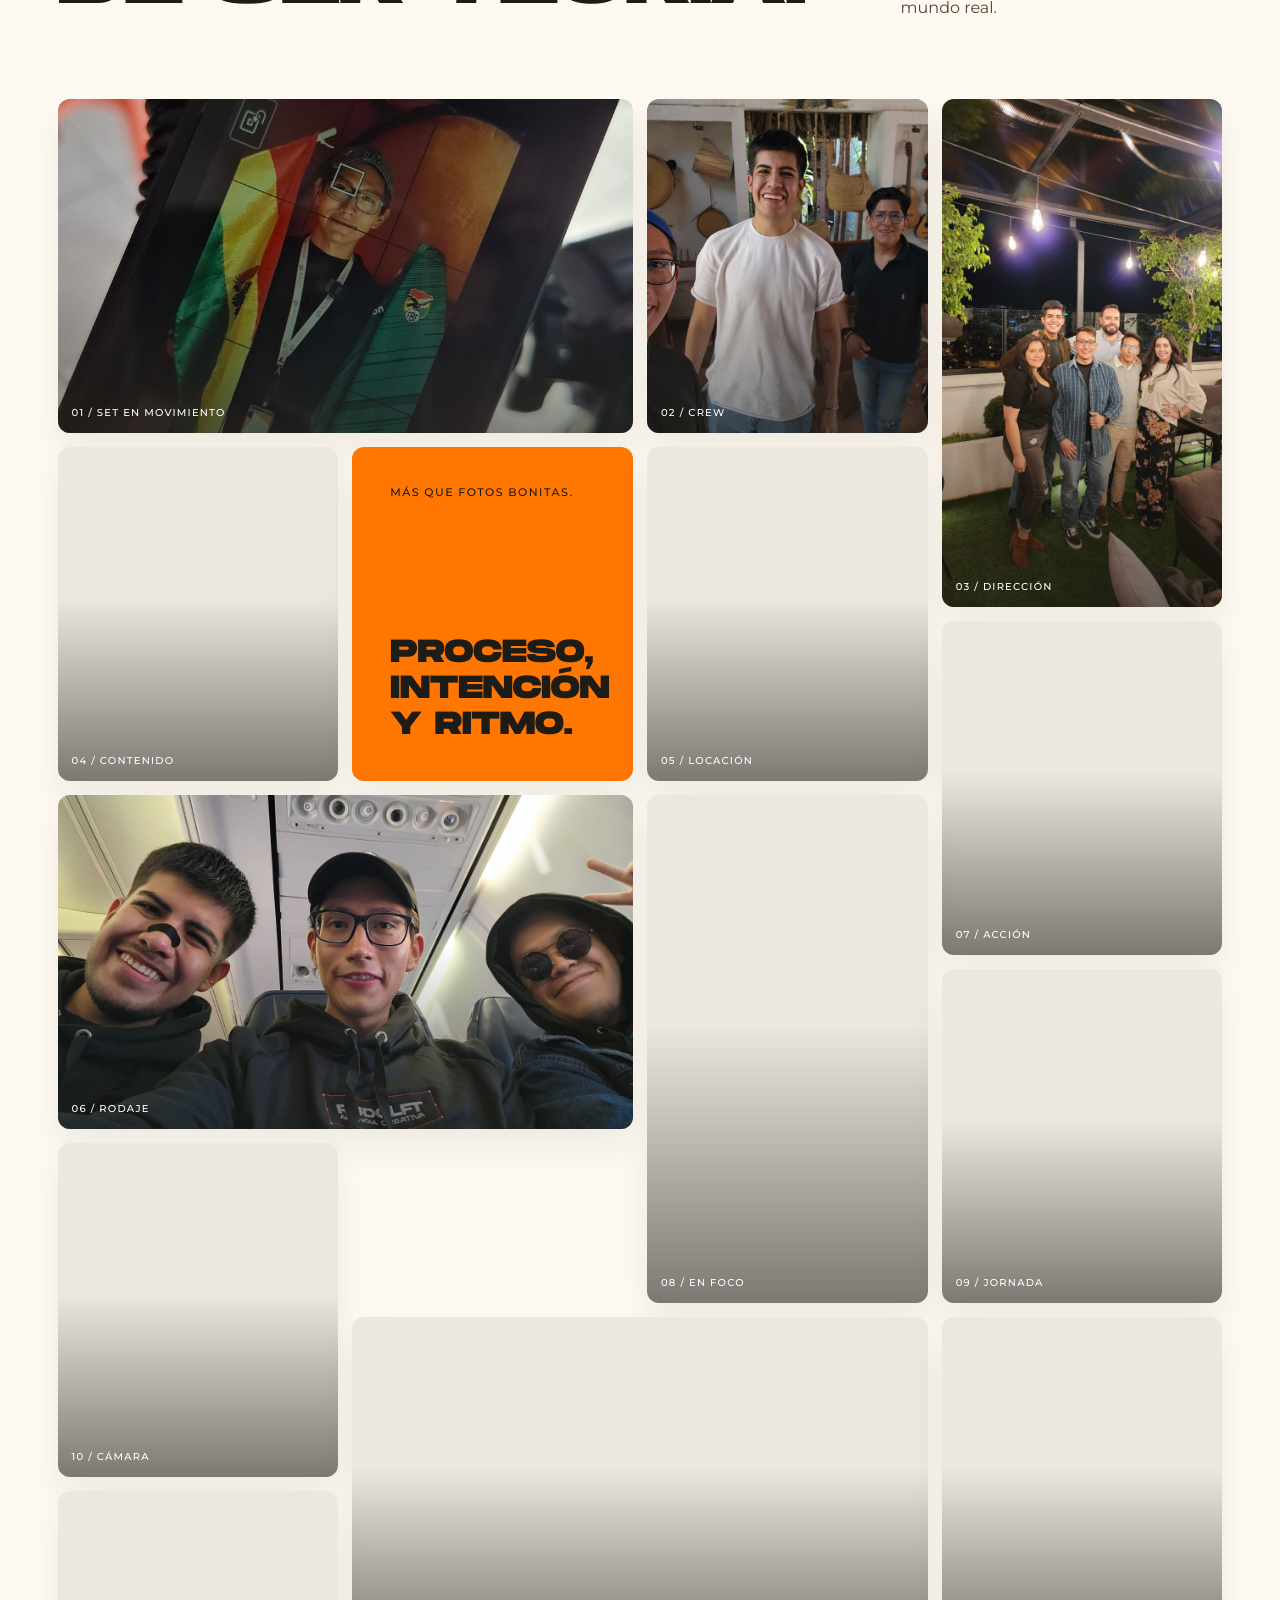
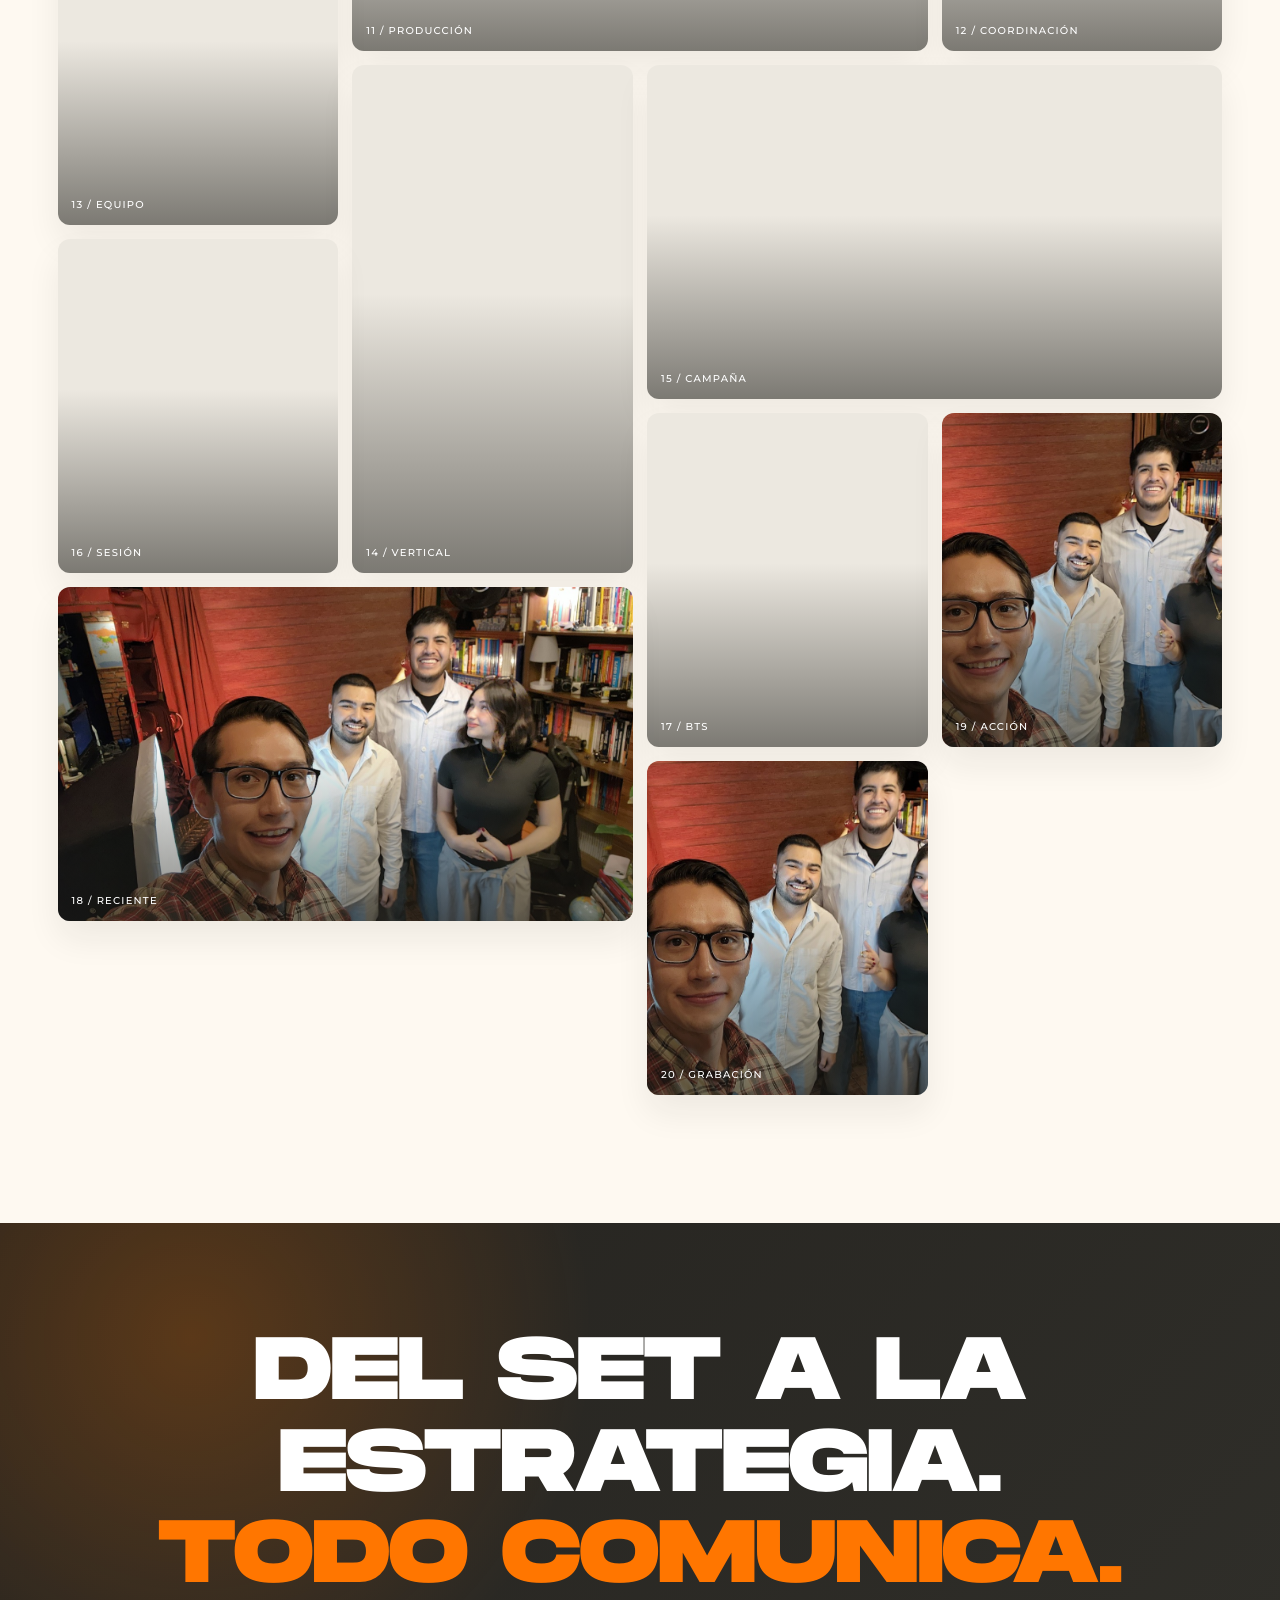
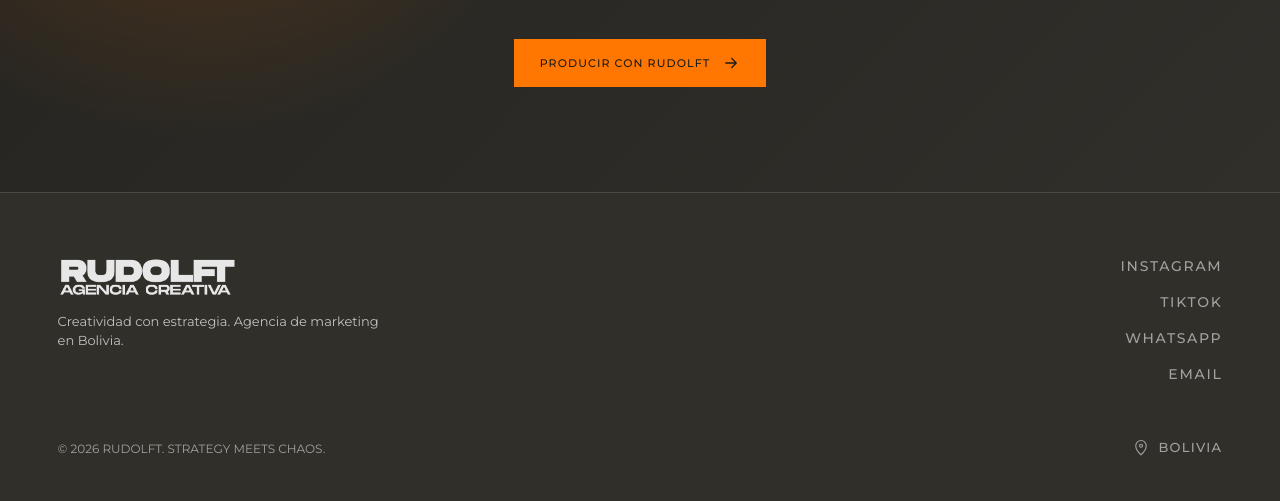
<file: dia-a-dia.html>
<!doctype html>
<html lang="es">
  <head>
    <meta charset="UTF-8" />
    <meta name="viewport" content="width=device-width, initial-scale=1" />
    <meta
      name="description"
      content="El día a día de Rudolft: crew, producción audiovisual, sets, campañas y contenido en acción."
    />
    <meta name="theme-color" content="#ff7600" />
    <meta property="og:type" content="website" />
    <meta property="og:title" content="Día a día — Rudolft" />
    <meta
      property="og:description"
      content="Fotos de producción y detrás de cámaras del crew Rudolft en acción."
    />
    <meta property="og:image" content="https://henryriveram.github.io/Landing-Page-Rudolft/assets/day/day-hero.jpg" />
    <meta property="og:locale" content="es_BO" />
    <meta name="twitter:card" content="summary_large_image" />
    <meta name="twitter:title" content="Día a día — Rudolft" />
    <meta
      name="twitter:description"
      content="Fotos de producción y detrás de cámaras del crew Rudolft en acción."
    />
    <meta name="twitter:image" content="https://henryriveram.github.io/Landing-Page-Rudolft/assets/day/day-hero.jpg" />
    <title>Día a día — Rudolft</title>
    <link rel="icon" href="assets/favicon.svg" type="image/svg+xml" />
    <link rel="preconnect" href="https://fonts.googleapis.com" />
    <link rel="preconnect" href="https://fonts.gstatic.com" crossorigin />
    <link
      href="https://fonts.googleapis.com/css2?family=Montserrat:wght@500&display=swap"
      rel="stylesheet"
    />
    <link
      rel="preload"
      href="assets/Font/MonumentExtended-FreeForPersonalUse/MonumentExtended-Regular.otf"
      as="font"
      type="font/otf"
      crossorigin
    />
    <link
      rel="preload"
      href="assets/Font/MonumentExtended-FreeForPersonalUse/MonumentExtended-Ultrabold.otf"
      as="font"
      type="font/otf"
      crossorigin
    />
    <link rel="stylesheet" href="styles.css" />
    <script src="script.js" defer></script>
  </head>
  <body class="day-page">
    <a class="skip-link" href="#contenido">Saltar al contenido</a>

    <header class="site-header">
      <div class="container header-inner">
        <a class="brand" href="index.html#inicio" aria-label="Rudolft, inicio">
          <img src="assets/rudolft-logo-transparent.png" alt="Rudolft" width="615" height="136" />
        </a>

        <button
          class="menu-toggle"
          type="button"
          aria-label="Abrir menú"
          aria-expanded="false"
          aria-controls="primary-navigation"
        >
          <span></span>
          <span></span>
        </button>

        <nav class="primary-navigation" id="primary-navigation" aria-label="Navegación principal">
          <div class="mobile-menu-intro" aria-hidden="true">
            <!-- <span>Menú Rudolft</span> -->
            <p>Estrategia, contenido y ejecución para marcas que quieren moverse con dirección.</p>
          </div>
          <a href="index.html#portafolio">Trabajo</a>
          <a href="index.html#servicios">Servicios</a>
          <a href="about.html">Agencia</a>
          <a href="dia-a-dia.html" aria-current="page">Día a día</a>
          <a href="index.html#contacto">Contacto</a>
          <a
            class="mobile-menu-cta"
            href="https://wa.me/59168519438?text=Hola%20Rudolft%2C%20quiero%20una%20estrategia%20para%20mi%20marca.%20%C2%BFPodemos%20hablar%3F"
            target="_blank"
            rel="noreferrer"
          >
            Empezar proyecto
            <svg aria-hidden="true" viewBox="0 0 24 24">
              <path d="M5 12h13M13 6l6 6-6 6" />
            </svg>
          </a>
          <div class="mobile-menu-foot" aria-hidden="true">
            <span>Strategy meets chaos.</span>
            <span>Bolivia</span>
          </div>
        </nav>

        <a
          class="button button-dark header-cta"
          href="https://wa.me/59168519438?text=Hola%20Rudolft%2C%20quiero%20una%20estrategia%20para%20mi%20marca.%20%C2%BFPodemos%20hablar%3F"
          target="_blank"
          rel="noreferrer"
        >
          Empezar Con Tu Proyecto
        </a>
      </div>
    </header>

    <main id="contenido">
      <section class="day-hero section-cream">
        <div class="container day-hero-grid">
          <div class="day-hero-copy">
            <p class="section-kicker">Día a día</p>
            <h1>
              Crew en acción.
              <span>Producción real, caos controlado.</span>
            </h1>
            <p>
              Lo que pasa entre una idea y una pieza publicada: cámaras, set, dirección,
              improvisación inteligente y un equipo moviendo la aguja.
            </p>
            <div class="button-row">
              <a class="button button-orange" href="#galeria">
                Ver producción
                <svg aria-hidden="true" viewBox="0 0 24 24">
                  <path d="M5 12h13M13 6l6 6-6 6" />
                </svg>
              </a>
              <a class="button button-outline" href="about.html#equipo">Volver al equipo</a>
            </div>
          </div>

          <figure class="day-hero-photo">
            <img
              src="assets/day/day-hero.jpg"
              alt="Crew Rudolft trabajando en una producción"
              width="1800"
              height="1200"
              decoding="async"
              fetchpriority="high"
            />
            <figcaption>Set · Dirección · Contenido</figcaption>
          </figure>
        </div>

        <div class="container day-proof">
          <span>Producción audiovisual</span>
          <span>Detrás de cámaras</span>
          <span>Contenido con intención</span>
        </div>
      </section>

      <section class="day-gallery-section" id="galeria">
        <div class="container">
          <div class="day-gallery-heading">
            <p class="section-kicker">Archivo de producción</p>
            <h2>Así se ve el trabajo cuando deja de ser teoría.</h2>
            <p>
              Una mirada al detrás de cámaras: equipos, clientes, pruebas, rodajes y momentos donde
              la estrategia baja al mundo real.
            </p>
          </div>

          <div class="day-gallery" aria-label="Galería del día a día de Rudolft">
            <figure class="day-card day-card-wide">
              <img src="assets/day/day-01.jpg" alt="Crew preparando una producción en set" width="1600" height="900" loading="lazy" decoding="async" />
              <figcaption>01 / Set en movimiento</figcaption>
            </figure>
            <figure class="day-card">
              <img src="assets/day/day-02.jpg" alt="Equipo Rudolft durante una jornada de producción" width="1400" height="1050" loading="lazy" decoding="async" />
              <figcaption>02 / Crew</figcaption>
            </figure>
            <figure class="day-card day-card-tall">
              <img src="assets/day/day-03.jpg" alt="Momento vertical de producción audiovisual" width="900" height="1200" loading="lazy" decoding="async" />
              <figcaption>03 / Dirección</figcaption>
            </figure>
            <figure class="day-card">
              <img src="assets/day/day-04.jpg" alt="Detrás de cámaras de contenido para marca" width="1300" height="866" loading="lazy" decoding="async" />
              <figcaption>04 / Contenido</figcaption>
            </figure>
            <figure class="day-card day-card-orange">
              <p>Más que fotos bonitas.</p>
              <h3>Proceso, intención y ritmo.</h3>
            </figure>
            <figure class="day-card">
              <img src="assets/day/day-05.jpg" alt="Producción de contenido en locación" width="1300" height="866" loading="lazy" decoding="async" />
              <figcaption>05 / Locación</figcaption>
            </figure>
            <figure class="day-card day-card-wide">
              <img src="assets/day/day-06.jpg" alt="Equipo trabajando en una grabación horizontal" width="1400" height="787" loading="lazy" decoding="async" />
              <figcaption>06 / Rodaje</figcaption>
            </figure>
            <figure class="day-card">
              <img src="assets/day/day-07.jpg" alt="Día de producción con equipo audiovisual" width="1400" height="787" loading="lazy" decoding="async" />
              <figcaption>07 / Acción</figcaption>
            </figure>
            <figure class="day-card day-card-tall">
              <img src="assets/day/day-08.jpg" alt="Registro vertical del crew en producción" width="732" height="1300" loading="lazy" decoding="async" />
              <figcaption>08 / En foco</figcaption>
            </figure>
            <figure class="day-card">
              <img src="assets/day/day-09.jpg" alt="Crew Rudolft en una jornada de grabación" width="1400" height="787" loading="lazy" decoding="async" />
              <figcaption>09 / Jornada</figcaption>
            </figure>
            <figure class="day-card">
              <img src="assets/day/day-10.jpg" alt="Detrás de cámaras de una pieza audiovisual" width="1400" height="787" loading="lazy" decoding="async" />
              <figcaption>10 / Cámara</figcaption>
            </figure>
            <figure class="day-card day-card-wide">
              <img src="assets/day/day-11.jpg" alt="Producción audiovisual del equipo Rudolft" width="1500" height="843" loading="lazy" decoding="async" />
              <figcaption>11 / Producción</figcaption>
            </figure>
            <figure class="day-card">
              <img src="assets/day/day-12.jpg" alt="Crew coordinando una producción" width="1400" height="787" loading="lazy" decoding="async" />
              <figcaption>12 / Coordinación</figcaption>
            </figure>
            <figure class="day-card">
              <img src="assets/day/day-13.jpg" alt="Momento del equipo durante producción" width="1400" height="1050" loading="lazy" decoding="async" />
              <figcaption>13 / Equipo</figcaption>
            </figure>
            <figure class="day-card day-card-tall">
              <img src="assets/day/day-14.jpg" alt="Registro vertical de una producción Rudolft" width="731" height="1300" loading="lazy" decoding="async" />
              <figcaption>14 / Vertical</figcaption>
            </figure>
            <figure class="day-card day-card-wide">
              <img src="assets/day/day-15.jpg" alt="Producción de campaña en formato horizontal" width="1500" height="843" loading="lazy" decoding="async" />
              <figcaption>15 / Campaña</figcaption>
            </figure>
            <figure class="day-card">
              <img src="assets/day/day-16.jpg" alt="Crew trabajando en una sesión de producción" width="1300" height="925" loading="lazy" decoding="async" />
              <figcaption>16 / Sesión</figcaption>
            </figure>
            <figure class="day-card">
              <img src="assets/day/day-17.jpg" alt="Detrás de cámaras en producción audiovisual" width="1400" height="787" loading="lazy" decoding="async" />
              <figcaption>17 / BTS</figcaption>
            </figure>
            <figure class="day-card day-card-wide">
              <img src="assets/day/day-18.jpg" alt="Equipo Rudolft en una producción reciente" width="1500" height="843" loading="lazy" decoding="async" />
              <figcaption>18 / Reciente</figcaption>
            </figure>
            <figure class="day-card">
              <img src="assets/day/day-19.jpg" alt="Producción en acción del crew Rudolft" width="1400" height="787" loading="lazy" decoding="async" />
              <figcaption>19 / Acción</figcaption>
            </figure>
            <figure class="day-card">
              <img src="assets/day/day-20.jpg" alt="Día de grabación y contenido del equipo" width="1400" height="787" loading="lazy" decoding="async" />
              <figcaption>20 / Grabación</figcaption>
            </figure>
          </div>
        </div>
      </section>

      <section class="about-cta day-cta" id="contacto">
        <div class="container about-cta-inner">
          <h2>Del set a la estrategia. <span>Todo comunica.</span></h2>
          <a
            class="button button-orange"
            href="https://wa.me/59168519438?text=Hola%20Rudolft%2C%20vi%20su%20d%C3%ADa%20a%20d%C3%ADa%20y%20quiero%20producir%20contenido%20para%20mi%20marca.%20%C2%BFPodemos%20hablar%3F"
            target="_blank"
            rel="noreferrer"
          >
            Producir con Rudolft
            <svg aria-hidden="true" viewBox="0 0 24 24">
              <path d="M5 12h13M13 6l6 6-6 6" />
            </svg>
          </a>
        </div>
      </section>
    </main>

    <a
      class="floating-whatsapp"
      href="https://wa.me/59168519438?text=Hola%20Rudolft%2C%20quiero%20una%20estrategia%20para%20mi%20marca.%20%C2%BFPodemos%20hablar%3F"
      target="_blank"
      rel="noreferrer"
      aria-label="Escribir a Rudolft por WhatsApp"
    >
      WhatsApp
      <svg aria-hidden="true" viewBox="0 0 24 24">
        <path d="M5 12h13M13 6l6 6-6 6" />
      </svg>
    </a>

    <footer class="site-footer">
      <div class="container footer-grid">
        <div class="footer-brand">
          <a class="footer-logo" href="index.html#inicio" aria-label="Rudolft, inicio">
            <img src="assets/rudolft-logo-transparent.png" alt="Rudolft" width="615" height="136" />
          </a>
          <p>Creatividad con estrategia. Agencia de marketing<br />en Bolivia.</p>
          <small>© 2026 Rudolft. Strategy meets chaos.</small>
        </div>

        <div class="footer-links">
          <nav aria-label="Redes sociales">
            <a href="https://www.instagram.com/rudolft_c/" target="_blank" rel="noreferrer">
              Instagram
            </a>
            <a href="https://www.tiktok.com/@rudolft_c" target="_blank" rel="noreferrer">
              TikTok
            </a>
            <a
              href="https://wa.me/59168519438?text=Hola%20Rudolft%2C%20quiero%20una%20estrategia%20para%20mi%20marca.%20%C2%BFPodemos%20hablar%3F"
              target="_blank"
              rel="noreferrer"
            >
              WhatsApp
            </a>
            <a href="mailto:rudolftngdm@gmail.com">Email</a>
          </nav>
          <p class="location">
            <svg aria-hidden="true" viewBox="0 0 24 24">
              <path d="M12 21s7-6 7-12a7 7 0 1 0-14 0c0 6 7 12 7 12Z" />
              <circle cx="12" cy="9" r="2" />
            </svg>
            Bolivia
          </p>
        </div>
      </div>
    </footer>
  </body>
</html>
</file>
<file: styles.css>
@font-face {
  font-family: "Monument Extended";
  src: url("assets/Font/MonumentExtended-FreeForPersonalUse/MonumentExtended-Regular.otf")
    format("opentype");
  font-weight: 400;
  font-style: normal;
  font-display: swap;
}

@font-face {
  font-family: "Monument Extended";
  src: url("assets/Font/MonumentExtended-FreeForPersonalUse/MonumentExtended-Ultrabold.otf")
    format("opentype");
  font-weight: 800;
  font-style: normal;
  font-display: swap;
}

:root {
  --cream: #fef9f1;
  --soft: #f8f3eb;
  --paper: #ffffff;
  --stone: #ece8e0;
  --ink: #1d1c17;
  --brown: #584235;
  --charcoal: #302f2a;
  --orange: #ff7600;
  --orange-deep: #a74900;
  --blue: #c8e6ff;
  --muted: #a59c94;
  --red: #c3231d;
  --container: 1440px;
  --gutter: clamp(24px, 4.5vw, 64px);
  --brand-font: "Monument Extended", "Arial Black", Impact, sans-serif;
  --text-font: "Montserrat", Arial, sans-serif;
  --heading: var(--brand-font);
  --body: var(--text-font);
  --label: var(--text-font);
}

* {
  box-sizing: border-box;
}

html {
  scroll-behavior: smooth;
}

body {
  margin: 0;
  background: var(--cream);
  color: var(--ink);
  font-family: var(--body);
  font-weight: 400;
  -webkit-font-smoothing: antialiased;
  text-rendering: geometricPrecision;
}

body.menu-open {
  overflow: hidden;
}

img {
  display: block;
  max-width: 100%;
}

a {
  color: inherit;
  text-decoration: none;
}

button,
a {
  -webkit-tap-highlight-color: transparent;
}

button {
  color: inherit;
  font: inherit;
}

button:focus-visible,
a:focus-visible {
  outline: 3px solid var(--orange);
  outline-offset: 4px;
}

.skip-link {
  position: fixed;
  top: 10px;
  left: 10px;
  z-index: 1000;
  padding: 12px 16px;
  background: var(--ink);
  color: white;
  transform: translateY(-150%);
}

.skip-link:focus {
  transform: translateY(0);
}

.container {
  width: min(100%, var(--container));
  margin: 0 auto;
  padding-inline: var(--gutter);
}

.site-header {
  position: sticky;
  top: 0;
  z-index: 100;
  height: 70px;
  border-bottom: 1px solid rgb(29 28 23 / 10%);
  background: rgb(254 249 241 / 94%);
  backdrop-filter: blur(14px);
}

.header-inner {
  display: grid;
  grid-template-columns: 1fr auto 1fr;
  align-items: center;
  height: 100%;
}

.brand {
  justify-self: start;
  width: clamp(118px, 10vw, 164px);
  display: block;
}

.brand img,
.footer-logo img {
  width: 100%;
  height: auto;
  display: block;
  object-fit: contain;
}

.primary-navigation {
  display: flex;
  align-items: center;
  gap: clamp(26px, 3vw, 48px);
}

.primary-navigation a,
.footer-links a {
  font-family: var(--label);
  font-size: 12px;
  font-weight: 500;
  letter-spacing: 0.12em;
  text-transform: uppercase;
  transition: color 180ms ease;
}

.primary-navigation a:hover,
.footer-links a:hover {
  color: var(--orange);
}

.primary-navigation a[aria-current="page"] {
  color: var(--orange);
}

.header-cta {
  justify-self: end;
}

.menu-toggle {
  display: none;
}

.mobile-menu-intro,
.mobile-menu-cta,
.mobile-menu-foot {
  display: none;
}

.floating-whatsapp {
  display: none;
}

.button {
  min-height: 44px;
  display: inline-flex;
  align-items: center;
  justify-content: center;
  gap: 12px;
  padding: 14px 25px;
  border: 1px solid transparent;
  border-radius: 0;
  font-family: var(--label);
  font-size: 11px;
  font-weight: 500;
  letter-spacing: 0.1em;
  line-height: 1;
  text-transform: uppercase;
  transition:
    background-color 180ms ease,
    color 180ms ease,
    border-color 180ms ease,
    transform 180ms ease;
}

.button:hover {
  transform: translateY(-2px);
}

.button svg {
  width: 18px;
  fill: none;
  stroke: currentColor;
  stroke-linecap: round;
  stroke-linejoin: round;
  stroke-width: 1.7;
}

.button-dark {
  background: var(--charcoal);
  color: white;
}

.button-dark:hover,
.button-orange {
  background: var(--orange);
  color: var(--ink);
}

.button-orange:hover {
  background: var(--charcoal);
  color: white;
}

.button-outline {
  border-color: var(--charcoal);
  background: transparent;
}

.button-outline:hover {
  background: var(--charcoal);
  color: white;
}

.button-light-outline {
  border-color: white;
  color: white;
}

.button-light-outline:hover {
  background: white;
  color: var(--charcoal);
}

.section-cream {
  background: var(--cream);
}

.section-soft {
  background: var(--soft);
}

.section-kicker {
  margin: 0 0 16px;
  color: var(--orange);
  font-family: var(--label);
  font-size: 11px;
  font-weight: 500;
  letter-spacing: 0.14em;
  line-height: 1;
  text-transform: uppercase;
}

.hero {
  min-height: 716px;
  display: flex;
  align-items: center;
}

.hero-grid {
  display: grid;
  grid-template-columns: minmax(0, 1fr) minmax(440px, 1.04fr);
  gap: clamp(34px, 5vw, 80px);
  align-items: center;
  padding-block: 88px 96px;
}

.hero-copy {
  position: relative;
  z-index: 2;
  min-width: 0;
}

.hero h1,
.problem h2,
.method-title,
.services-title,
.service-card h3,
.closing h2,
.footer-logo,
.comparison-card h3,
.about-hero h1,
.purpose-title h2,
.purpose-cards h3,
.team-heading h2,
.team-card h3,
.about-cta h2 {
  margin: 0;
  font-family: var(--heading);
  font-weight: 800;
}

.hero h1 {
  max-width: 650px;
  font-size: clamp(72px, 8.2vw, 120px);
  letter-spacing: -0.015em;
  line-height: 0.96;
  text-wrap: balance;
}

.hero h1 span {
  display: block;
}

.hero-copy > p {
  max-width: 630px;
  margin: 30px 0 32px;
  color: var(--brown);
  font-size: clamp(16px, 1.35vw, 20px);
  font-weight: 400;
  line-height: 1.55;
}

.button-row {
  display: flex;
  flex-wrap: wrap;
  gap: 14px;
}

.hero-visual {
  position: relative;
  min-width: 0;
  aspect-ratio: 1.04 / 1;
  transform: rotate(1.8deg);
}

.hero-visual > img {
  width: 100%;
  height: 100%;
  border-radius: 10px;
  object-fit: fill;
  object-position: center;
  box-shadow: 0 28px 50px rgb(60 40 20 / 12%);
}

.floating-tag {
  position: absolute;
  z-index: 3;
  padding: 8px 14px;
  border-radius: 999px;
  box-shadow: 0 8px 16px rgb(29 28 23 / 10%);
  font-family: var(--label);
  font-size: 10px;
  font-weight: 500;
  letter-spacing: 0.08em;
  text-transform: uppercase;
}

.tag-strategy {
  top: 8%;
  left: -7%;
  background: var(--blue);
  transform: rotate(-7deg);
}

.tag-production {
  top: 54%;
  right: -7%;
  background: var(--stone);
  transform: rotate(-10deg);
}

.tag-content {
  right: -4%;
  bottom: 4%;
  background: #ffdbc8;
  transform: rotate(4deg);
}

.hero-scribble {
  position: absolute;
  top: 27%;
  left: 31%;
  z-index: 3;
  width: 90px;
  fill: none;
  stroke: var(--orange);
  stroke-linecap: round;
  stroke-linejoin: round;
  stroke-width: 5;
  transform: rotate(-2deg);
}

.problem {
  min-height: 562px;
  display: flex;
  align-items: center;
}

.problem-grid {
  display: grid;
  grid-template-columns: minmax(300px, 5fr) minmax(0, 6fr);
  gap: clamp(58px, 9vw, 145px);
  align-items: center;
  padding-block: 90px;
}

.problem-image img {
  width: 100%;
  height: 100%;
  border-radius: 10px;
  object-fit: fill;
  box-shadow: 0 18px 32px rgb(80 55 30 / 8%);
}

.problem-image {
  aspect-ratio: 1 / 1;
}

.problem h2 {
  max-width: 680px;
  font-size: clamp(54px, 6.15vw, 84px);
  letter-spacing: -0.01em;
  line-height: 1.02;
  text-wrap: balance;
}

.problem h2 span,
.closing h2 span {
  color: var(--orange);
}

.problem-title-image {
  width: min(100%, 620px);
  display: block;
  margin-top: 8px;
}

.problem-title-image img {
  width: 100%;
  height: auto;
  display: block;
}

.problem-copy p {
  max-width: 700px;
  margin: 24px 0 0;
  padding-left: 22px;
  border-left: 3px solid var(--orange);
  color: var(--brown);
  font-size: clamp(16px, 1.35vw, 20px);
  line-height: 1.55;
}

.problem-copy,
.portfolio-heading,
.portfolio-card,
.closing-inner,
.about-cta-inner,
.team-card,
.service-card,
.about-hero-inner,
.purpose-title,
.purpose-copy,
.purpose-cards,
.manifesto-strip,
.team-heading {
  min-width: 0;
}

.method {
  min-height: 620px;
  display: flex;
  align-items: center;
}

.method .container {
  padding-block: 88px;
}

.method-title {
  margin-bottom: 54px;
  text-align: center;
  font-size: clamp(34px, 3.3vw, 48px);
  line-height: 1.08;
  text-wrap: balance;
}

.comparison-grid {
  display: grid;
  grid-template-columns: 1fr 1fr;
  gap: 26px;
  align-items: center;
}

.comparison-card {
  position: relative;
  min-height: 235px;
  padding: 38px 40px;
  border-radius: 13px;
}

.comparison-card h3 {
  margin-bottom: 25px;
  font-size: clamp(32px, 3vw, 43px);
  line-height: 1;
}

.comparison-card ul {
  display: grid;
  gap: 16px;
  margin: 0;
  padding: 0;
  list-style: none;
}

.comparison-card li {
  display: flex;
  align-items: center;
  gap: 14px;
  color: var(--brown);
  font-size: 16px;
  line-height: 1.35;
}

.comparison-card li svg {
  width: 18px;
  min-width: 18px;
  fill: none;
  stroke: currentColor;
  stroke-linecap: round;
  stroke-linejoin: round;
  stroke-width: 1.8;
}

.comparison-card-muted {
  background: var(--stone);
}

.comparison-card-muted h3 {
  color: var(--muted);
}

.comparison-card-muted li svg {
  color: var(--red);
}

.comparison-card-featured {
  border: 3px solid var(--orange);
  background: var(--charcoal);
  box-shadow: 0 16px 28px rgb(29 28 23 / 12%);
  color: white;
}

.comparison-card-featured li {
  color: white;
}

.comparison-card-featured li svg {
  color: var(--orange);
}

.star-badge {
  position: absolute;
  top: -14px;
  right: -14px;
  width: 53px;
  height: 53px;
  display: grid;
  place-items: center;
  border-radius: 50%;
  background: var(--orange);
  transform: rotate(10deg);
}

.star-badge svg {
  width: 25px;
  fill: none;
  stroke: var(--ink);
  stroke-linecap: round;
  stroke-linejoin: round;
  stroke-width: 1.4;
}

.services {
  background: var(--paper);
}

.services .container {
  padding-block: 82px 62px;
}

.services-title {
  margin-bottom: 48px;
  font-size: clamp(68px, 7.5vw, 95px);
  line-height: 1;
}

.services-grid {
  display: grid;
  grid-template-columns: repeat(3, 1fr);
  grid-auto-rows: minmax(245px, auto);
  gap: 12px;
}

.service-card {
  display: flex;
  flex-direction: column;
  justify-content: space-between;
  padding: 26px 25px;
  border-radius: 10px;
  transition:
    transform 180ms ease,
    box-shadow 180ms ease;
}

.service-card:hover {
  transform: translateY(-4px);
  box-shadow: 0 14px 24px rgb(29 28 23 / 10%);
}

.service-icon {
  width: 28px;
  height: 28px;
  fill: none;
  stroke: currentColor;
  stroke-linecap: round;
  stroke-linejoin: round;
  stroke-width: 1.9;
}

.service-card h3 {
  margin-bottom: 6px;
  font-size: clamp(31px, 3vw, 43px);
  line-height: 1.05;
  text-wrap: balance;
}

.service-card p {
  margin: 0;
  font-size: 13px;
  line-height: 1.4;
}

.service-card ul {
  display: grid;
  gap: 5px;
  margin: 14px 0 0;
  padding: 0;
  list-style: none;
}

.service-card li {
  position: relative;
  padding-left: 14px;
  font-size: 12px;
  font-weight: 500;
  line-height: 1.35;
}

.service-card li::before {
  content: "";
  position: absolute;
  top: 0.62em;
  left: 0;
  width: 6px;
  height: 6px;
  background: currentColor;
  transform: rotate(45deg);
}

.service-strategy {
  grid-column: span 2;
  background: var(--stone);
  color: var(--orange-deep);
}

.service-strategy h3,
.service-strategy p {
  color: var(--ink);
}

.service-branding {
  background: var(--blue);
  color: #00273a;
}

.service-social {
  background: var(--orange);
}

.service-production {
  background: var(--soft);
  color: var(--orange-deep);
}

.service-production h3,
.service-production p {
  color: var(--ink);
}

.service-ads {
  background: var(--charcoal);
  color: white;
}

.service-ads .service-icon {
  color: var(--orange);
}

.service-web {
  grid-column: span 3;
  display: grid;
  grid-template-columns: auto minmax(0, 1fr);
  gap: 28px;
  align-items: center;
  background:
    linear-gradient(115deg, rgb(255 118 0 / 13%) 0 34%, transparent 34% 100%),
    var(--ink);
  color: white;
}

.service-web .service-icon {
  width: 42px;
  height: 42px;
  color: var(--orange);
}

.service-web h3 {
  font-size: clamp(46px, 5vw, 70px);
}

.service-web p,
.service-web li {
  color: rgb(255 255 255 / 82%);
}

.portfolio {
  overflow: hidden;
  background: var(--cream);
}

.portfolio .container {
  padding-block: clamp(58px, 7vw, 96px) clamp(78px, 9vw, 122px);
}

.portfolio-heading {
  display: grid;
  grid-template-columns: minmax(0, 1.1fr) minmax(280px, 0.62fr);
  gap: clamp(28px, 6vw, 88px);
  align-items: end;
  margin-bottom: 34px;
}

.portfolio-heading .section-kicker {
  grid-column: 1 / -1;
  margin-bottom: -10px;
}

.portfolio-heading h2 {
  max-width: 960px;
  margin: 0;
  font-family: var(--heading);
  font-size: clamp(50px, 6.4vw, 92px);
  font-weight: 800;
  letter-spacing: -0.015em;
  line-height: 1;
  text-transform: uppercase;
  text-wrap: balance;
  overflow-wrap: normal;
  word-break: normal;
  hyphens: manual;
}

.portfolio-heading h2 span {
  color: var(--orange);
}

.portfolio-heading > p:not(.section-kicker) {
  margin: 0;
  color: var(--brown);
  font-size: clamp(15px, 1.25vw, 18px);
  font-weight: 400;
  line-height: 1.6;
}

.portfolio-grid {
  display: grid;
  grid-template-columns: repeat(3, minmax(0, 1fr));
  gap: 14px;
}

.portfolio-card {
  min-height: 350px;
  display: flex;
  flex-direction: column;
  justify-content: space-between;
  padding: clamp(24px, 3vw, 36px);
  border: 1px solid rgb(29 28 23 / 12%);
  border-radius: 12px;
  background:
    linear-gradient(135deg, transparent 0 68%, rgb(255 118 0 / 10%) 68% 100%),
    var(--soft);
  box-shadow: 0 16px 30px rgb(29 28 23 / 7%);
  transition:
    transform 180ms ease,
    box-shadow 180ms ease;
}

.portfolio-card:hover {
  transform: translateY(-5px);
  box-shadow: 0 24px 44px rgb(29 28 23 / 12%);
}

.portfolio-card p,
.portfolio-card span {
  margin: 0;
  font-family: var(--label);
  font-size: 11px;
  font-weight: 500;
  letter-spacing: 0.12em;
  line-height: 1.35;
  text-transform: uppercase;
}

.portfolio-card p {
  color: var(--orange-deep);
}

.portfolio-card h3 {
  max-width: 100%;
  margin: 0;
  font-family: var(--heading);
  font-size: clamp(26px, 2.2vw, 36px);
  font-weight: 800;
  line-height: 1.08;
  text-transform: uppercase;
  text-wrap: unset;
  overflow-wrap: normal;
  word-break: normal;
}

.portfolio-card h3 span {
  display: block;
  color: inherit;
  font-family: inherit;
  font-size: inherit;
  font-weight: inherit;
  letter-spacing: inherit;
  line-height: inherit;
  text-transform: inherit;
}

.portfolio-card span {
  color: var(--brown);
}

.portfolio-card-dark {
  background:
    radial-gradient(circle at 0 0, rgb(255 118 0 / 30%), transparent 32%),
    var(--charcoal);
  color: white;
}

.portfolio-card-dark p,
.portfolio-card-dark span {
  color: rgb(255 255 255 / 72%);
}

.portfolio-card-orange {
  border-color: transparent;
  background: var(--orange);
}

.portfolio-card-orange p,
.portfolio-card-orange span {
  color: rgb(29 28 23 / 72%);
}

.proof-strip {
  display: grid;
  grid-template-columns: 1fr auto auto;
  gap: 22px;
  align-items: center;
  margin-top: 16px;
  padding: 20px 0 0;
  border-top: 1px solid rgb(29 28 23 / 16%);
  color: rgb(29 28 23 / 64%);
  font-family: var(--label);
  font-size: 11px;
  font-weight: 500;
  letter-spacing: 0.12em;
  line-height: 1.3;
  text-transform: uppercase;
}

.proof-strip span:first-child {
  color: var(--ink);
}

.about-hero {
  min-height: calc(100dvh - 70px);
  display: flex;
  align-items: center;
  overflow: hidden;
}

.about-hero-inner {
  position: relative;
  padding-block: clamp(58px, 7.5vw, 96px) clamp(74px, 9vw, 122px);
}

.about-star {
  width: clamp(32px, 4vw, 58px);
  margin-bottom: 26px;
  fill: var(--orange);
  transform: rotate(-10deg);
}

.about-hero h1 {
  max-width: 960px;
  font-size: clamp(72px, 9.2vw, 132px);
  letter-spacing: -0.018em;
  line-height: 0.98;
  text-transform: uppercase;
  text-wrap: balance;
  overflow-wrap: normal;
  word-break: normal;
  hyphens: manual;
}

.about-hero h1 span {
  display: block;
  color: var(--orange);
}

.about-hero-inner > p:not(.section-kicker) {
  max-width: 700px;
  margin: 28px 0 0;
  color: var(--brown);
  font-size: clamp(16px, 1.25vw, 19px);
  font-weight: 400;
  line-height: 1.65;
}

.scroll-cue {
  width: fit-content;
  min-height: 48px;
  display: inline-flex;
  align-items: center;
  gap: 13px;
  margin-top: clamp(36px, 4.5vw, 58px);
  color: var(--orange-deep);
  font-family: var(--label);
  font-size: 10px;
  font-weight: 500;
  letter-spacing: 0.12em;
  text-transform: uppercase;
}

.scroll-cue span {
  width: 44px;
  height: 44px;
  display: grid;
  place-items: center;
  border: 1px solid var(--ink);
  border-radius: 50%;
  color: var(--ink);
  transition:
    background-color 180ms ease,
    color 180ms ease,
    transform 180ms ease;
}

.scroll-cue svg {
  width: 22px;
  fill: none;
  stroke: currentColor;
  stroke-linecap: round;
  stroke-linejoin: round;
  stroke-width: 1.6;
}

.scroll-cue:hover span {
  background: var(--orange);
  color: var(--ink);
  transform: translateY(3px);
}

.about-purpose {
  overflow: hidden;
  background: var(--charcoal);
  color: white;
}

.purpose-grid {
  display: grid;
  grid-template-columns: minmax(260px, 0.72fr) minmax(0, 1.28fr);
  gap: clamp(72px, 11vw, 170px);
  padding-block: clamp(92px, 12vw, 150px);
}

.purpose-title {
  align-self: start;
}

.purpose-title h2 {
  max-width: 380px;
  color: white;
  font-size: clamp(38px, 3.8vw, 58px);
  letter-spacing: -0.01em;
  line-height: 1.06;
  text-transform: uppercase;
  text-wrap: balance;
  overflow-wrap: normal;
  word-break: normal;
  hyphens: manual;
}

.purpose-title h2 span {
  display: block;
  color: transparent;
  -webkit-text-stroke: 1.2px var(--orange);
  text-stroke: 1.2px var(--orange);
}

.purpose-scribble {
  width: 125px;
  margin-top: 32px;
  fill: none;
  stroke: var(--orange);
  stroke-linecap: round;
  stroke-width: 2;
}

.purpose-copy {
  max-width: 760px;
}

.purpose-copy > p {
  margin: 0;
  color: rgb(255 255 255 / 78%);
  font-size: clamp(16px, 1.22vw, 18px);
  line-height: 1.75;
}

.purpose-copy > p + p {
  margin-top: 22px;
}

.purpose-copy blockquote {
  margin: 44px 0 36px;
  padding-left: 28px;
  border-left: 4px solid var(--orange);
  color: var(--orange);
  font-family: var(--heading);
  font-size: clamp(24px, 2.35vw, 34px);
  line-height: 1.06;
  text-transform: uppercase;
}

.purpose-copy cite {
  display: block;
  margin-top: 10px;
  color: rgb(255 255 255 / 58%);
  font-family: var(--label);
  font-size: 10px;
  font-style: normal;
  letter-spacing: 0.12em;
}

.purpose-cards {
  display: grid;
  grid-template-columns: 1fr 1fr;
  gap: 14px;
}

.purpose-cards article {
  min-height: 148px;
  padding: 24px;
  border: 1px solid rgb(255 255 255 / 14%);
  border-radius: 10px;
  background: rgb(255 255 255 / 8%);
}

.purpose-cards svg {
  width: 25px;
  height: 25px;
  margin-bottom: 26px;
  fill: none;
  stroke: var(--orange);
  stroke-linecap: round;
  stroke-linejoin: round;
  stroke-width: 2;
}

.purpose-cards h3 {
  margin-bottom: 8px;
  font-size: 22px;
  letter-spacing: 0.03em;
  line-height: 1;
  text-transform: uppercase;
}

.purpose-cards p {
  margin: 0;
  color: rgb(255 255 255 / 68%);
  font-size: 13px;
  line-height: 1.5;
}

.manifesto-strip {
  padding-block: 0 clamp(82px, 9vw, 124px);
}

.manifesto-strip p {
  margin: 0 0 14px;
  color: var(--orange);
  font-family: var(--label);
  font-size: 11px;
  font-weight: 500;
  letter-spacing: 0.14em;
  text-transform: uppercase;
}

.manifesto-strip h2 {
  max-width: 1120px;
  margin: 0;
  color: white;
  font-family: var(--heading);
  font-size: clamp(40px, 5.4vw, 78px);
  font-weight: 800;
  letter-spacing: -0.012em;
  line-height: 1.08;
  text-transform: uppercase;
  text-wrap: balance;
  overflow-wrap: normal;
  word-break: normal;
  hyphens: manual;
}

.team-section {
  background: var(--cream);
}

.team-section .container {
  padding-block: clamp(86px, 10vw, 128px) clamp(96px, 11vw, 148px);
}

.team-heading {
  display: grid;
  grid-template-columns: minmax(0, 1.2fr) minmax(280px, 0.72fr);
  gap: clamp(34px, 7vw, 88px);
  align-items: end;
  margin-bottom: clamp(54px, 7vw, 82px);
}

.team-heading .section-kicker {
  grid-column: 1 / -1;
  margin-bottom: -14px;
}

.team-heading h2 {
  width: 100%;
  max-width: 900px;
  font-size: clamp(50px, 6.5vw, 96px);
  letter-spacing: -0.015em;
  line-height: 1.06;
  text-transform: uppercase;
  text-wrap: balance;
  overflow-wrap: normal;
  word-break: normal;
  hyphens: manual;
}

.team-heading .section-kicker {
  max-width: 100%;
}

.team-heading h2 span {
  display: block;
  color: var(--orange-deep);
}

.team-heading > p:not(.section-kicker) {
  margin: 0;
  color: var(--brown);
  font-size: 16px;
  font-weight: 400;
  line-height: 1.65;
}

.team-grid {
  display: grid;
  grid-template-columns: repeat(4, minmax(0, 1fr));
  gap: clamp(22px, 2.2vw, 34px) clamp(14px, 1.8vw, 24px);
}

.team-card {
  min-width: 0;
}

.team-card-lead {
  grid-column: span 2;
}

.team-card-lead .team-photo {
  aspect-ratio: 16 / 12;
}

.team-card-lead .team-photo img {
  object-position: center var(--team-photo-y, 35%);
}

.team-card-santiago {
  --team-photo-y: 18%;
  --team-sober-scale: 1.15;
  --team-hover-rest-scale: 1.18;
  --team-hover-scale: 1.13;
}

.team-card-sergio-toledo {
  --team-photo-y: 8%;
}

.team-card-lucas-zelada {
  --team-hover-rest-scale: 1.16;
  --team-hover-scale: 1.14;
}

.team-card-lucas-maceda {
  --team-hover-rest-scale: 1.42;
  --team-hover-scale: 1.38;
}

.team-card-lucas-maceda .team-photo-hover {
  object-position: center 20%;
}

.team-card-lead h3 {
  font-size: clamp(34px, 3.4vw, 50px);
}

.team-card-lead .team-meta {
  max-width: 720px;
}

.team-photo {
  position: relative;
  z-index: 0;
  aspect-ratio: 4 / 5.25;
  margin: 0;
  overflow: hidden;
  border-radius: 2px;
  background: var(--stone);
  box-shadow: 0 18px 35px rgb(29 28 23 / 8%);
  isolation: isolate;
}

.team-photo::after {
  content: "";
  position: absolute;
  inset: 0;
  z-index: 2;
  background:
    linear-gradient(180deg, rgb(29 28 23 / 8%), rgb(29 28 23 / 54%)),
    radial-gradient(circle at 20% 15%, rgb(255 118 0 / 18%), transparent 30%);
  opacity: 0.72;
  transition: opacity 220ms ease;
}

.team-photo img {
  position: absolute;
  inset: 0;
  width: 100%;
  height: 100%;
  object-fit: cover;
  object-position: center var(--team-photo-y, top);
  transition:
    opacity 240ms ease,
    filter 240ms ease,
    transform 240ms ease;
}

.team-photo-sober {
  z-index: 0;
  filter: saturate(0.72) contrast(1.04) brightness(0.84);
  transform: scale(var(--team-sober-scale, 1.03));
}

.team-photo-hover {
  z-index: 1;
  opacity: 0;
  filter: saturate(1.08) contrast(1.03);
  transform: scale(var(--team-hover-rest-scale, 1.08));
}

.team-role-tag {
  position: absolute;
  right: 14px;
  bottom: 14px;
  z-index: 3;
  max-width: calc(100% - 28px);
  padding: 8px 11px;
  border: 1px solid rgb(255 255 255 / 38%);
  background: var(--orange);
  color: var(--ink);
  font-family: var(--label);
  font-size: 10px;
  font-weight: 500;
  letter-spacing: 0.1em;
  line-height: 1;
  text-transform: uppercase;
  transform: rotate(-3deg) translateY(8px);
  opacity: 0;
  transition:
    opacity 200ms ease,
    transform 200ms ease;
}

.team-card:hover .team-photo::after {
  opacity: 0.12;
}

.team-card:hover .team-photo-sober {
  opacity: 0;
  transform: scale(var(--team-sober-hover-scale, 1.08));
}

.team-card:hover .team-photo-hover {
  opacity: 1;
  transform: scale(var(--team-hover-scale, 1.06));
}

.team-card:hover .team-role-tag {
  opacity: 1;
  transform: rotate(-3deg) translateY(0);
}

.team-meta {
  display: grid;
  grid-template-columns: auto 1fr;
  column-gap: 13px;
  margin-top: 18px;
}

.team-meta p {
  grid-row: span 3;
  margin: 3px 0 0;
  color: var(--orange-deep);
  font-family: var(--label);
  font-size: 11px;
  font-weight: 500;
  letter-spacing: 0.12em;
}

.team-card h3 {
  font-size: clamp(23px, 2.05vw, 31px);
  line-height: 1.05;
  text-transform: uppercase;
  overflow-wrap: normal;
  word-break: normal;
  hyphens: manual;
}

.team-meta span {
  margin-top: 7px;
  color: var(--brown);
  font-size: 13px;
  font-weight: 400;
  line-height: 1.35;
}

.team-meta small {
  max-width: 360px;
  margin-top: 11px;
  color: rgb(88 66 53 / 78%);
  font-size: 12px;
  font-weight: 400;
  line-height: 1.55;
}

.team-day-cta {
  position: relative;
  isolation: isolate;
  max-width: 760px;
  display: grid;
  grid-template-columns: minmax(0, 1fr) auto;
  align-items: center;
  justify-content: space-between;
  gap: clamp(18px, 3vw, 36px);
  margin: clamp(38px, 4.5vw, 56px) auto 0;
  padding: clamp(20px, 2.4vw, 26px);
  overflow: hidden;
  border: 1px solid rgb(29 28 23 / 12%);
  border-radius: 14px;
  background:
    radial-gradient(circle at 4% 10%, rgb(255 118 0 / 22%), transparent 34%),
    linear-gradient(135deg, #302e29 0%, var(--charcoal) 72%);
  box-shadow: 0 18px 38px rgb(29 28 23 / 10%);
}

.team-day-cta::before {
  content: "✦";
  position: absolute;
  top: 22px;
  right: clamp(18px, 4vw, 48px);
  z-index: -1;
  color: var(--orange);
  font-family: var(--heading);
  font-size: clamp(48px, 7vw, 86px);
  line-height: 1;
  opacity: 0.13;
  transform: rotate(-10deg);
}

.team-day-cta span {
  display: block;
  margin-bottom: 9px;
  color: var(--orange);
  font-family: var(--label);
  font-size: 10px;
  font-weight: 500;
  letter-spacing: 0.16em;
  text-transform: uppercase;
}

.team-day-cta p {
  max-width: 360px;
  margin: 0;
  color: white;
  font-family: var(--heading);
  font-size: clamp(21px, 2.1vw, 29px);
  font-weight: 800;
  letter-spacing: -0.012em;
  line-height: 1.04;
  text-transform: uppercase;
  text-wrap: balance;
}

.team-day-cta .button {
  min-width: 172px;
  min-height: 50px;
  padding-inline: 20px;
  justify-content: space-between;
  box-shadow: 0 14px 28px rgb(0 0 0 / 16%);
}

.day-hero {
  overflow: hidden;
}

.day-hero-grid {
  display: grid;
  grid-template-columns: minmax(0, 1.04fr) minmax(340px, 0.82fr);
  gap: clamp(44px, 6vw, 92px);
  align-items: center;
  padding-block: clamp(80px, 10vw, 138px);
}

.day-hero-copy {
  min-width: 0;
}

.day-hero h1 {
  max-width: 780px;
  margin: 0;
  font-family: var(--heading);
  font-size: clamp(46px, 5.8vw, 86px);
  font-weight: 800;
  letter-spacing: -0.018em;
  line-height: 1.04;
  text-transform: uppercase;
  text-wrap: balance;
  overflow-wrap: normal;
  word-break: normal;
  hyphens: manual;
}

.day-hero h1 span {
  display: block;
  color: var(--orange);
}

.day-hero-copy > p:not(.section-kicker) {
  max-width: 680px;
  margin: 28px 0 34px;
  color: var(--brown);
  font-size: clamp(16px, 1.35vw, 20px);
  line-height: 1.62;
}

.day-hero-photo {
  position: relative;
  min-width: 0;
  margin: 0;
  overflow: hidden;
  border-radius: 16px;
  background: var(--charcoal);
  box-shadow: 0 26px 54px rgb(29 28 23 / 14%);
  transform: rotate(1.2deg);
}

.day-hero-photo img {
  width: 100%;
  height: min(54vw, 590px);
  display: block;
  object-fit: cover;
  filter: saturate(1.04) contrast(1.02);
}

.day-hero-photo figcaption {
  position: absolute;
  right: 16px;
  bottom: 16px;
  padding: 10px 13px;
  background: var(--orange);
  color: var(--ink);
  font-family: var(--label);
  font-size: 10px;
  font-weight: 500;
  letter-spacing: 0.12em;
  line-height: 1;
  text-transform: uppercase;
  transform: rotate(-2deg);
}

.day-proof {
  display: grid;
  grid-template-columns: repeat(3, 1fr);
  gap: 14px;
  padding-bottom: clamp(56px, 7vw, 92px);
}

.day-proof span {
  min-height: 86px;
  display: grid;
  place-items: center;
  border: 1px solid rgb(29 28 23 / 12%);
  border-radius: 12px;
  background: rgb(255 255 255 / 42%);
  color: var(--brown);
  font-family: var(--label);
  font-size: 11px;
  font-weight: 500;
  letter-spacing: 0.13em;
  text-align: center;
  text-transform: uppercase;
}

.day-gallery-section {
  background: var(--cream);
}

.day-gallery-section .container {
  padding-block: clamp(88px, 10vw, 136px);
}

.day-gallery-heading {
  display: grid;
  grid-template-columns: minmax(0, 1fr) minmax(280px, 0.42fr);
  gap: clamp(30px, 6vw, 82px);
  align-items: end;
  margin-bottom: clamp(42px, 6vw, 78px);
}

.day-gallery-heading .section-kicker {
  grid-column: 1 / -1;
  margin-bottom: -12px;
}

.day-gallery-heading h2 {
  max-width: 980px;
  margin: 0;
  font-family: var(--heading);
  font-size: clamp(44px, 6vw, 88px);
  font-weight: 800;
  letter-spacing: -0.014em;
  line-height: 1.06;
  text-transform: uppercase;
  text-wrap: balance;
}

.day-gallery-heading > p:not(.section-kicker) {
  margin: 0;
  color: var(--brown);
  font-size: 16px;
  line-height: 1.65;
}

.day-gallery {
  display: grid;
  grid-auto-flow: dense;
  grid-auto-rows: 160px;
  grid-template-columns: repeat(4, minmax(0, 1fr));
  gap: 14px;
}

.day-card {
  position: relative;
  min-width: 0;
  min-height: 0;
  grid-row: span 2;
  margin: 0;
  overflow: hidden;
  border-radius: 12px;
  background: var(--stone);
  box-shadow: 0 18px 34px rgb(29 28 23 / 7%);
}

.day-card-wide {
  grid-column: span 2;
}

.day-card-tall {
  grid-row: span 3;
}

.day-card img {
  width: 100%;
  height: 100%;
  display: block;
  object-fit: cover;
  transition:
    filter 220ms ease,
    transform 220ms ease;
}

.day-card::after {
  content: "";
  position: absolute;
  inset: 0;
  background: linear-gradient(180deg, transparent 45%, rgb(29 28 23 / 64%));
  opacity: 0.85;
  pointer-events: none;
}

.day-card:hover img {
  filter: saturate(1.08) contrast(1.05);
  transform: scale(1.035);
}

.day-card figcaption {
  position: absolute;
  left: 14px;
  bottom: 14px;
  z-index: 1;
  color: white;
  font-family: var(--label);
  font-size: 10px;
  font-weight: 500;
  letter-spacing: 0.12em;
  text-transform: uppercase;
}

.day-card-orange {
  display: flex;
  flex-direction: column;
  justify-content: space-between;
  padding: clamp(24px, 3vw, 38px);
  background: var(--orange);
  color: var(--ink);
}

.day-card-orange::after {
  content: none;
}

.day-card-orange p {
  margin: 0;
  font-family: var(--label);
  font-size: 11px;
  font-weight: 500;
  letter-spacing: 0.13em;
  text-transform: uppercase;
}

.day-card-orange h3 {
  max-width: 420px;
  margin: 0;
  font-family: var(--heading);
  font-size: clamp(26px, 2.5vw, 36px);
  font-weight: 800;
  line-height: 1.12;
  text-transform: uppercase;
  text-wrap: balance;
  overflow-wrap: normal;
  word-break: normal;
  hyphens: manual;
}

.day-cta .about-cta-inner {
  min-height: 480px;
}

.about-cta {
  position: relative;
  overflow: hidden;
  background:
    radial-gradient(circle at 15% 20%, rgb(255 118 0 / 24%), transparent 34%),
    linear-gradient(135deg, #25231f, var(--charcoal));
  color: white;
}

.about-cta-inner {
  min-height: 520px;
  display: grid;
  place-items: center;
  align-content: center;
  padding-block: 105px;
  text-align: center;
}

.about-cta h2 {
  max-width: 1110px;
  margin: 0 auto 36px;
  font-size: clamp(48px, 6.9vw, 96px);
  letter-spacing: -0.012em;
  line-height: 1.04;
  text-transform: uppercase;
  text-wrap: balance;
}

.about-cta h2 span {
  color: var(--orange);
}

.closing {
  position: relative;
  min-height: 600px;
  display: grid;
  place-items: center;
  overflow: hidden;
  background: var(--charcoal);
  color: white;
}

.closing-inner {
  position: relative;
  z-index: 1;
  padding-block: 83px 88px;
  text-align: center;
}

.closing h2 {
  margin-inline: auto;
  font-size: clamp(58px, 7.8vw, 104px);
  line-height: 0.98;
  text-wrap: balance;
  overflow-wrap: normal;
  word-break: normal;
  hyphens: manual;
}

.closing-buttons {
  justify-content: center;
  margin-top: 38px;
}

.closing-buttons .button {
  min-width: 190px;
  min-height: 48px;
}

.closing-glow {
  position: absolute;
  top: -180px;
  left: -180px;
  width: 460px;
  height: 460px;
  border-radius: 50%;
  background: rgb(255 118 0 / 25%);
  filter: blur(110px);
}

.site-footer {
  min-height: 308px;
  border-top: 1px solid rgb(255 255 255 / 12%);
  background: var(--charcoal);
  color: white;
}

.footer-grid {
  min-height: 308px;
  display: grid;
  grid-template-columns: 1fr 1fr;
  padding-block: 64px 44px;
}

.footer-brand {
  display: flex;
  flex-direction: column;
  align-items: flex-start;
}

.footer-logo {
  width: clamp(150px, 14vw, 230px);
  display: block;
  filter: invert(1);
}

.footer-brand p {
  margin: 16px 0 0;
  color: rgb(255 255 255 / 70%);
  font-size: 13px;
  line-height: 1.5;
}

.footer-brand small {
  margin-top: auto;
  color: rgb(255 255 255 / 55%);
  font-size: 12px;
  text-transform: uppercase;
}

.footer-links {
  display: flex;
  flex-direction: column;
  align-items: flex-end;
}

.footer-links nav {
  display: grid;
  gap: 18px;
  justify-items: end;
}

.footer-links a {
  color: rgb(255 255 255 / 55%);
  font-size: 14px;
}

.location {
  display: flex;
  align-items: center;
  gap: 8px;
  margin: auto 0 0;
  color: rgb(255 255 255 / 55%);
  font-family: var(--label);
  font-size: 13px;
  font-weight: 500;
  letter-spacing: 0.1em;
  text-transform: uppercase;
}

.location svg {
  width: 18px;
  fill: none;
  stroke: currentColor;
  stroke-width: 1.5;
}

@media (max-width: 1100px) {
  :root {
    --gutter: 46px;
  }

  .hero-grid {
    grid-template-columns: minmax(0, 0.96fr) minmax(430px, 1.04fr);
    gap: 42px;
  }

  .hero h1 {
    font-size: 78px;
  }

  .hero-copy > p {
    font-size: 16px;
  }

  .problem h2 {
    font-size: 66px;
  }

  .comparison-card {
    padding: 38px 35px;
  }

  .purpose-grid {
    grid-template-columns: minmax(240px, 0.64fr) minmax(0, 1fr);
    gap: 76px;
  }

  .team-grid {
    grid-template-columns: repeat(3, minmax(0, 1fr));
  }

  .team-card-lead {
    grid-column: span 3;
  }

  .portfolio-heading {
    grid-template-columns: 1fr;
    gap: 22px;
  }

  .portfolio-heading .section-kicker {
    margin-bottom: 0;
  }
}

@media (max-width: 860px) {
  :root {
    --gutter: 24px;
  }

  .site-header {
    height: 64px;
  }

  body.menu-open .site-header {
    border-bottom-color: rgb(29 28 23 / 18%);
    background: #ff7a10;
    backdrop-filter: none;
  }

  .header-inner {
    grid-template-columns: 1fr auto;
  }

  .brand {
    font-size: 25px;
  }

  .header-cta {
    display: none;
  }

  .menu-toggle {
    position: relative;
    z-index: 102;
    width: 48px;
    height: 48px;
    display: grid;
    place-content: center;
    gap: 6px;
    padding: 0;
    border: 0;
    color: var(--ink);
    background: transparent;
    cursor: pointer;
    touch-action: manipulation;
    -webkit-appearance: none;
    appearance: none;
  }

  .menu-toggle span {
    width: 25px;
    height: 3px;
    display: block;
    background: var(--ink);
    transition: transform 180ms ease;
  }

  body.menu-open .menu-toggle {
    color: var(--ink);
  }

  .menu-toggle[aria-expanded="true"] span:first-child {
    transform: translateY(4px) rotate(45deg);
  }

  .menu-toggle[aria-expanded="true"] span:last-child {
    transform: translateY(-4px) rotate(-45deg);
  }

  .primary-navigation {
    position: fixed;
    inset: 64px 0 0;
    z-index: 101;
    display: flex;
    flex-direction: column;
    justify-content: flex-start;
    align-items: stretch;
    gap: 0;
    height: calc(100dvh - 64px);
    padding: 26px var(--gutter) max(24px, env(safe-area-inset-bottom));
    background:
      linear-gradient(120deg, rgb(255 255 255 / 17%) 0 17%, transparent 17% 100%),
      radial-gradient(circle at 88% 12%, rgb(29 28 23 / 12%), transparent 29%),
      linear-gradient(160deg, #ff8c36 0%, var(--orange) 47%, #ed6400 100%);
    box-shadow: 0 30px 60px rgb(29 28 23 / 22%);
    counter-reset: mobile-nav;
    visibility: hidden;
    opacity: 0;
    overflow-y: auto;
    pointer-events: none;
    transform: translateY(-10px);
    transition:
      opacity 180ms ease,
      transform 180ms ease,
      visibility 180ms ease;
  }

  .primary-navigation.is-open {
    visibility: visible;
    opacity: 1;
    pointer-events: auto;
    transform: translateY(0);
  }

  .mobile-menu-intro {
    display: grid;
    grid-template-columns: minmax(0, 0.8fr) minmax(0, 1.2fr);
    gap: 18px;
    align-items: start;
    padding-bottom: clamp(24px, 7vh, 46px);
    border-bottom: 1px solid rgb(29 28 23 / 22%);
  }

  .mobile-menu-intro span,
  .mobile-menu-foot span {
    font-family: var(--label);
    font-size: 11px;
    font-weight: 500;
    letter-spacing: 0.14em;
    line-height: 1.2;
    text-transform: uppercase;
  }

  .mobile-menu-intro p {
    max-width: 230px;
    margin: 0;
    color: rgb(29 28 23 / 76%);
    font-size: 13px;
    font-weight: 500;
    line-height: 1.45;
  }

  .primary-navigation > a:not(.mobile-menu-cta) {
    min-height: clamp(62px, 11vh, 86px);
    display: grid;
    grid-template-columns: 34px minmax(0, 1fr) 26px;
    gap: 12px;
    align-items: center;
    border-bottom: 1px solid rgb(29 28 23 / 20%);
    color: var(--ink);
    font-family: var(--heading);
    font-size: clamp(40px, 12vw, 58px);
    font-weight: 800;
    letter-spacing: 0;
    line-height: 1.02;
    transition:
      background-color 180ms ease,
      transform 180ms ease;
  }

  .primary-navigation > a:not(.mobile-menu-cta)::before {
    counter-increment: mobile-nav;
    content: "0" counter(mobile-nav);
    align-self: center;
    color: rgb(29 28 23 / 54%);
    font-family: var(--label);
    font-size: 11px;
    font-weight: 500;
    letter-spacing: 0.08em;
  }

  .primary-navigation > a:not(.mobile-menu-cta)::after {
    content: "→";
    justify-self: end;
    color: rgb(29 28 23 / 58%);
    font-family: var(--label);
    font-size: 20px;
    font-weight: 500;
    transform: translateX(-4px);
    transition: transform 180ms ease;
  }

  .primary-navigation > a:not(.mobile-menu-cta):hover,
  .primary-navigation > a:not(.mobile-menu-cta)[aria-current="page"] {
    color: var(--ink);
    background: rgb(29 28 23 / 7%);
  }

  .primary-navigation > a:not(.mobile-menu-cta):hover::after {
    transform: translateX(0);
  }

  .mobile-menu-cta {
    min-height: 56px;
    display: flex;
    align-items: center;
    justify-content: space-between;
    gap: 16px;
    margin-top: auto;
    padding: 18px 18px 17px;
    border: 1px solid var(--ink);
    background: var(--ink);
    color: white;
    font-family: var(--label);
    font-size: 12px;
    font-weight: 500;
    letter-spacing: 0.12em;
    line-height: 1;
    text-transform: uppercase;
  }

  .mobile-menu-cta svg {
    width: 22px;
    height: 22px;
    flex: 0 0 auto;
    fill: none;
    stroke: currentColor;
    stroke-linecap: round;
    stroke-linejoin: round;
    stroke-width: 1.8;
  }

  .mobile-menu-foot {
    display: flex;
    justify-content: space-between;
    gap: 18px;
    margin-top: 18px;
    color: rgb(29 28 23 / 66%);
  }

  body.menu-open button:focus-visible,
  body.menu-open a:focus-visible {
    outline-color: var(--ink);
  }

  .hero {
    min-height: auto;
  }

  .hero-grid,
  .problem-grid {
    grid-template-columns: 1fr;
  }

  .hero-grid {
    gap: 50px;
    padding-block: 64px 78px;
  }

  .hero h1 {
    max-width: 600px;
    font-size: clamp(50px, 12vw, 76px);
  }

  .hero-copy > p {
    font-size: 17px;
  }

  .hero-visual {
    width: calc(100% - 14px);
    justify-self: center;
  }

  .hero-visual > img {
    aspect-ratio: auto;
  }

  .tag-strategy {
    left: -3%;
  }

  .tag-production {
    right: 0;
  }

  .tag-content {
    right: 0;
  }

  .problem-grid {
    gap: 52px;
    padding-block: 72px;
  }

  .problem-image {
    width: min(100%, 520px);
  }

  .problem h2 {
    font-size: clamp(57px, 12vw, 76px);
  }

  .method {
    min-height: auto;
  }

  .method-title br {
    display: none;
  }

  .comparison-grid {
    grid-template-columns: 1fr;
    gap: 20px;
  }

  .services-grid {
    grid-template-columns: 1fr 1fr;
    grid-auto-rows: minmax(235px, auto);
  }

  .service-strategy {
    grid-column: span 2;
  }

  .service-ads,
  .service-web {
    grid-column: span 2;
  }

  .portfolio-grid {
    grid-template-columns: 1fr;
  }

  .portfolio-card {
    min-height: 280px;
    width: 100%;
  }

  .proof-strip {
    grid-template-columns: 1fr;
    gap: 10px;
  }

  body:not(.menu-open) .floating-whatsapp {
    position: fixed;
    right: max(18px, env(safe-area-inset-right));
    bottom: max(18px, env(safe-area-inset-bottom));
    z-index: 90;
    min-height: 52px;
    display: inline-flex;
    align-items: center;
    gap: 10px;
    padding: 16px 18px;
    border: 1px solid rgb(29 28 23 / 16%);
    background: var(--orange);
    color: var(--ink);
    box-shadow: 0 18px 36px rgb(29 28 23 / 18%);
    font-family: var(--label);
    font-size: 11px;
    font-weight: 500;
    letter-spacing: 0.12em;
    line-height: 1;
    text-transform: uppercase;
  }

  .floating-whatsapp svg {
    width: 19px;
    height: 19px;
    fill: none;
    stroke: currentColor;
    stroke-linecap: round;
    stroke-linejoin: round;
    stroke-width: 1.8;
  }

  .closing {
    min-height: 560px;
  }

  .closing h2 {
    font-size: clamp(50px, 10vw, 74px);
  }

  .about-hero {
    min-height: auto;
  }

  .about-hero-inner {
    padding-block: 68px 84px;
  }

  .about-hero h1 {
    font-size: clamp(40px, 9vw, 66px);
  }

  .purpose-grid {
    grid-template-columns: 1fr;
    gap: 46px;
    padding-block: 76px 84px;
  }

  .purpose-title h2 {
    max-width: 720px;
    font-size: clamp(34px, 7.5vw, 54px);
  }

  .purpose-copy {
    max-width: none;
  }

  .team-heading {
    grid-template-columns: 1fr;
    gap: 24px;
  }

  .team-heading .section-kicker {
    margin-bottom: 0;
  }

  .team-grid {
    grid-template-columns: repeat(2, minmax(0, 1fr));
  }

  .team-day-cta {
    align-items: flex-start;
    grid-template-columns: 1fr;
    justify-items: start;
  }

  .day-hero-grid,
  .day-gallery-heading {
    grid-template-columns: 1fr;
  }

  .day-hero-grid {
    padding-block: 64px 78px;
  }

  .day-hero h1 {
    max-width: 720px;
    font-size: clamp(42px, 8vw, 66px);
  }

  .day-hero-photo img {
    height: min(86vw, 560px);
  }

  .day-proof {
    grid-template-columns: 1fr;
  }

  .day-gallery {
    grid-auto-rows: 150px;
    grid-template-columns: repeat(2, minmax(0, 1fr));
  }

  .team-card-lead {
    grid-column: span 2;
  }

  .team-card-lead .team-photo {
    aspect-ratio: 16 / 11.5;
  }

  .about-cta-inner {
    min-height: 480px;
  }

  .about-cta h2 {
    font-size: clamp(40px, 9vw, 68px);
  }
}

@media (max-width: 560px) {
  .hero-grid {
    padding-top: 50px;
  }

  .hero h1 {
    font-size: clamp(42px, 12vw, 58px);
  }

  .hero h1 span {
    display: block;
  }

  .button-row,
  .button-row .button {
    width: 100%;
  }

  .hero-visual > img {
    aspect-ratio: auto;
  }

  .floating-tag {
    padding: 7px 10px;
    font-size: 9px;
  }

  .hero-scribble {
    width: 65px;
  }

  .problem h2 {
    font-size: clamp(44px, 13vw, 62px);
  }

  .method .container,
  .services .container {
    padding-block: 68px;
  }

  .method-title {
    margin-bottom: 38px;
    font-size: 36px;
  }

  .comparison-card {
    min-height: auto;
    padding: 32px 25px;
  }

  .comparison-card h3 {
    font-size: 36px;
  }

  .comparison-card li {
    align-items: flex-start;
    font-size: 15px;
  }

  .services-title {
    margin-bottom: 36px;
    font-size: clamp(48px, 14vw, 64px);
  }

  .services-grid {
    display: grid;
    grid-template-columns: 1fr;
    grid-template-rows: none;
  }

  .service-card,
  .service-strategy,
  .service-ads,
  .service-web {
    grid-column: auto;
    min-height: 225px;
  }

  .service-web {
    display: flex;
    gap: 0;
    align-items: stretch;
  }

  .service-card h3 {
    font-size: 36px;
  }

  .service-web h3 {
    font-size: 42px;
  }

  .closing {
    min-height: 600px;
  }

  .portfolio .container {
    padding-block: 68px 74px;
  }

  .portfolio-heading {
    margin-bottom: 28px;
  }

  .portfolio-heading h2 {
    font-size: clamp(32px, 9vw, 46px);
  }

  .portfolio-card {
    min-height: 255px;
  }

  .portfolio-card h3 {
    font-size: clamp(27px, 7vw, 36px);
  }

  .closing h2 {
    font-size: clamp(32px, 9vw, 48px);
  }

  .closing h2 br {
    display: none;
  }

  .footer-grid {
    grid-template-columns: 1fr;
    gap: 52px;
    padding-block: 60px 42px;
  }

  .footer-logo {
    width: 180px;
  }

  .footer-brand small {
    margin-top: 42px;
  }

  .footer-links {
    align-items: flex-start;
  }

  .footer-links nav {
    justify-items: start;
  }

  .location {
    margin-top: 42px;
  }

  .about-star {
    margin-bottom: 20px;
  }

  .about-hero h1 {
    font-size: clamp(31px, 8vw, 43px);
  }

  .about-hero-inner > p:not(.section-kicker) {
    font-size: 16px;
  }

  .scroll-cue {
    margin-top: 44px;
  }

  .team-heading h2 {
    font-size: clamp(28px, 7.4vw, 38px);
  }

  .purpose-title h2 {
    font-size: clamp(25px, 6.3vw, 34px);
  }

  .purpose-copy blockquote {
    margin-block: 34px 28px;
    font-size: 28px;
  }

  .purpose-cards {
    grid-template-columns: 1fr;
  }

  .manifesto-strip {
    padding-block: 0 76px;
  }

  .manifesto-strip h2 {
    font-size: clamp(27px, 7vw, 36px);
  }

  .team-section .container {
    padding-block: 68px 82px;
  }

  .team-grid {
    grid-template-columns: 1fr;
    gap: 40px;
  }

  .team-day-cta {
    width: 100%;
  }

  .team-day-cta .button {
    width: auto;
  }

  .team-day-cta {
    min-height: auto;
    gap: 14px;
    padding: 20px 18px;
  }

  .team-day-cta p {
    font-size: clamp(21px, 6.2vw, 27px);
  }

  .team-day-cta::before {
    top: auto;
    right: 12px;
    bottom: -16px;
    font-size: 76px;
  }

  .day-hero h1 {
    font-size: clamp(32px, 8.2vw, 43px);
  }

  .day-hero-copy > p:not(.section-kicker) {
    font-size: 16px;
  }

  .day-hero-photo {
    border-radius: 12px;
    transform: none;
  }

  .day-proof span {
    min-height: 68px;
  }

  .day-gallery-section .container {
    padding-block: 68px 82px;
  }

  .day-gallery-heading {
    margin-bottom: 34px;
  }

  .day-gallery-heading .section-kicker {
    margin-bottom: 0;
  }

  .day-gallery-heading h2 {
    font-size: clamp(30px, 8vw, 42px);
  }

  .day-gallery {
    grid-auto-rows: 210px;
    grid-template-columns: 1fr;
  }

  .day-card,
  .day-card-wide,
  .day-card-tall {
    grid-column: auto;
    grid-row: span 1;
  }

  .day-card-tall {
    min-height: 360px;
  }

  .day-card-orange h3 {
    font-size: clamp(25px, 7vw, 32px);
  }

  .team-card-lead {
    grid-column: auto;
  }

  .team-photo {
    aspect-ratio: 4 / 4.75;
  }

  .team-card-lead .team-photo {
    aspect-ratio: 4 / 4.75;
  }

  .team-photo::after {
    opacity: 0.18;
  }

  .team-photo-sober {
    opacity: 0;
  }

  .team-photo-hover {
    opacity: 1;
    transform: scale(1.02);
  }

  .team-role-tag {
    opacity: 1;
    transform: rotate(-3deg) translateY(0);
  }

  .team-card h3 {
    font-size: clamp(25px, 7vw, 30px);
  }

  .team-meta small {
    max-width: none;
  }

  .about-cta-inner {
    min-height: 460px;
    padding-block: 84px;
  }

  .about-cta h2 {
    font-size: clamp(30px, 8.2vw, 44px);
  }
}

@media (hover: none) {
  .team-photo::after {
    opacity: 0.18;
  }

  .team-photo-sober {
    opacity: 0;
  }

  .team-photo-hover {
    opacity: 1;
    transform: scale(1.02);
  }

  .team-role-tag {
    opacity: 1;
    transform: rotate(-3deg) translateY(0);
  }
}

.js-enabled .reveal-on-scroll {
  opacity: 0;
  transform: translate3d(0, 24px, 0);
  transition:
    opacity 520ms ease,
    transform 520ms cubic-bezier(0.22, 1, 0.36, 1),
    filter 520ms ease,
    box-shadow 180ms ease;
  transition-delay: var(--reveal-delay, 0ms);
  will-change: opacity, transform;
}

.js-enabled .hero-visual.reveal-on-scroll,
.js-enabled .problem-image.reveal-on-scroll,
.js-enabled .day-hero-photo.reveal-on-scroll {
  transform: translate3d(22px, 0, 0) scale(0.985);
}

.js-enabled .purpose-title.reveal-on-scroll,
.js-enabled .day-hero-copy.reveal-on-scroll {
  transform: translate3d(-18px, 0, 0);
}

.js-enabled .reveal-on-scroll.is-visible {
  opacity: 1;
  transform: translate3d(0, 0, 0) scale(1);
  will-change: auto;
}

@media (prefers-reduced-motion: reduce) {
  html {
    scroll-behavior: auto;
  }

  *,
  *::before,
  *::after {
    animation-duration: 0.01ms !important;
    animation-iteration-count: 1 !important;
    scroll-behavior: auto !important;
    transition-duration: 0.01ms !important;
  }
}
</file>
